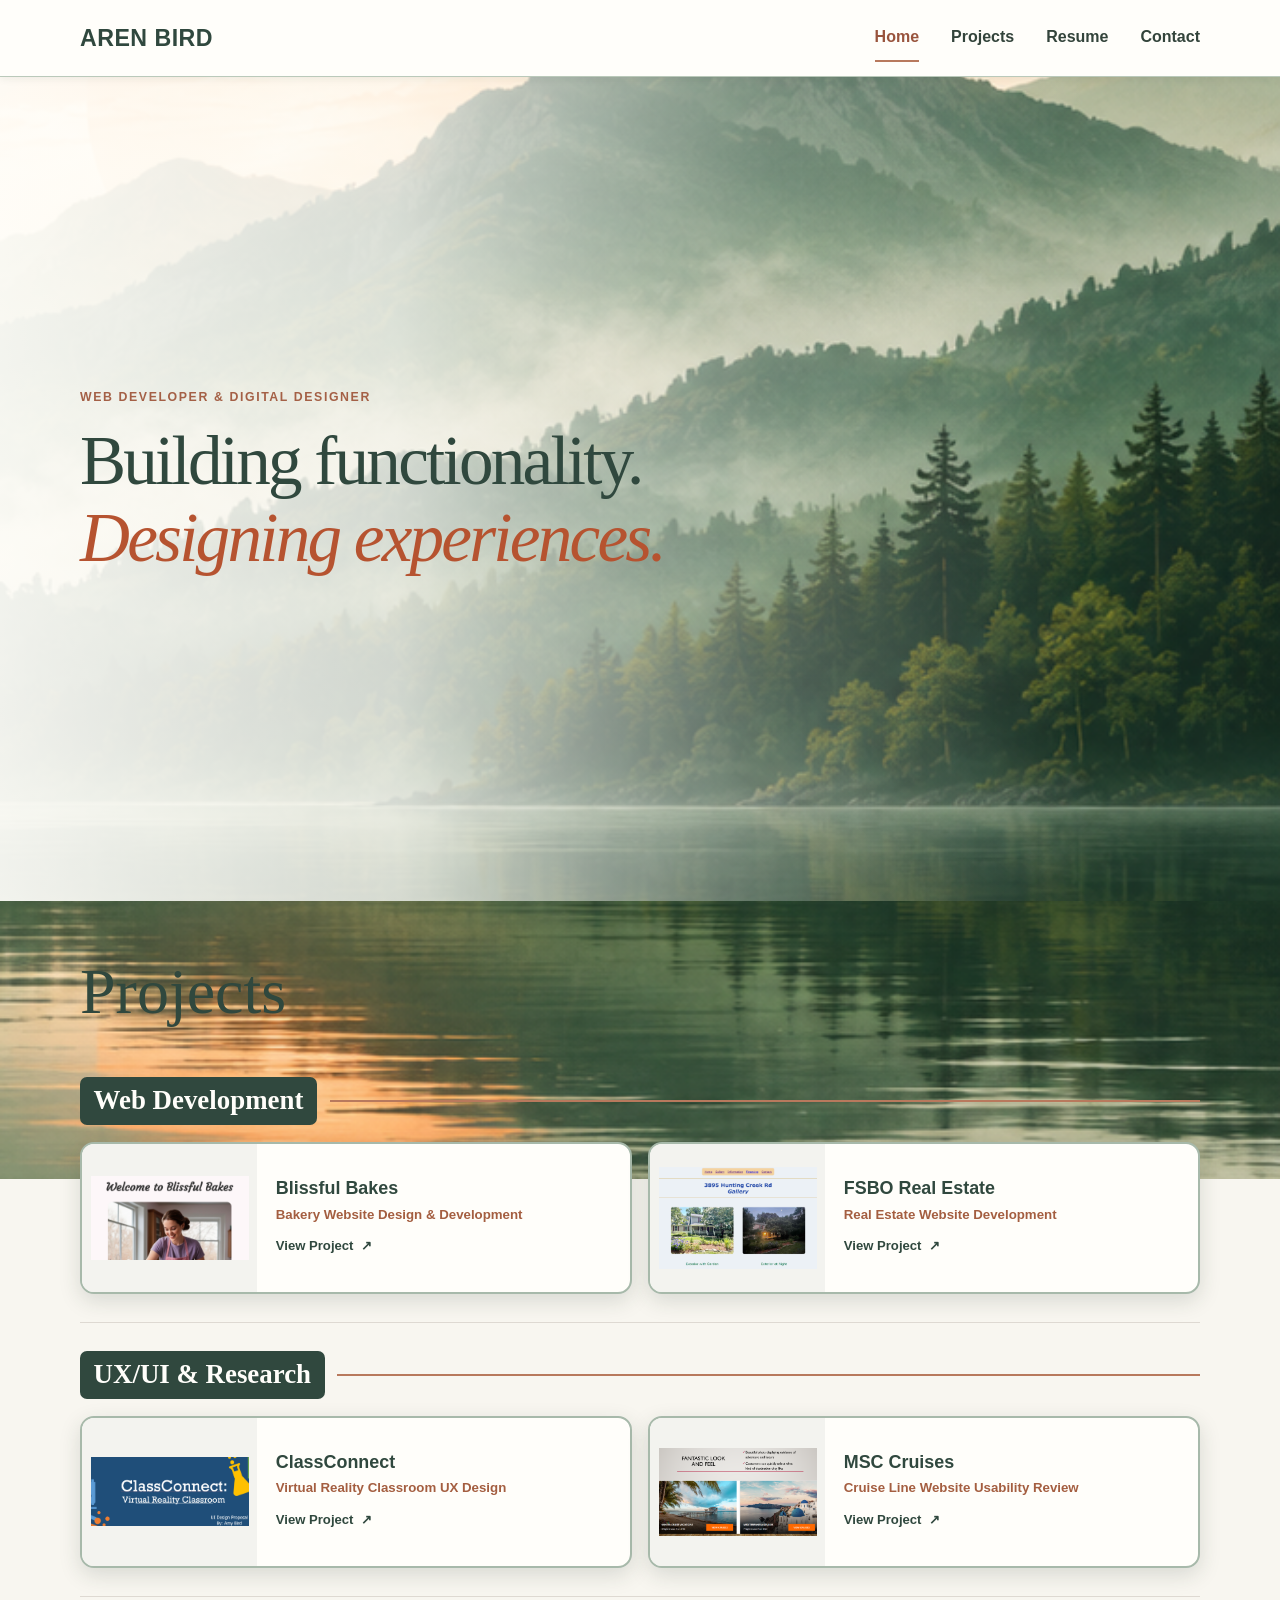
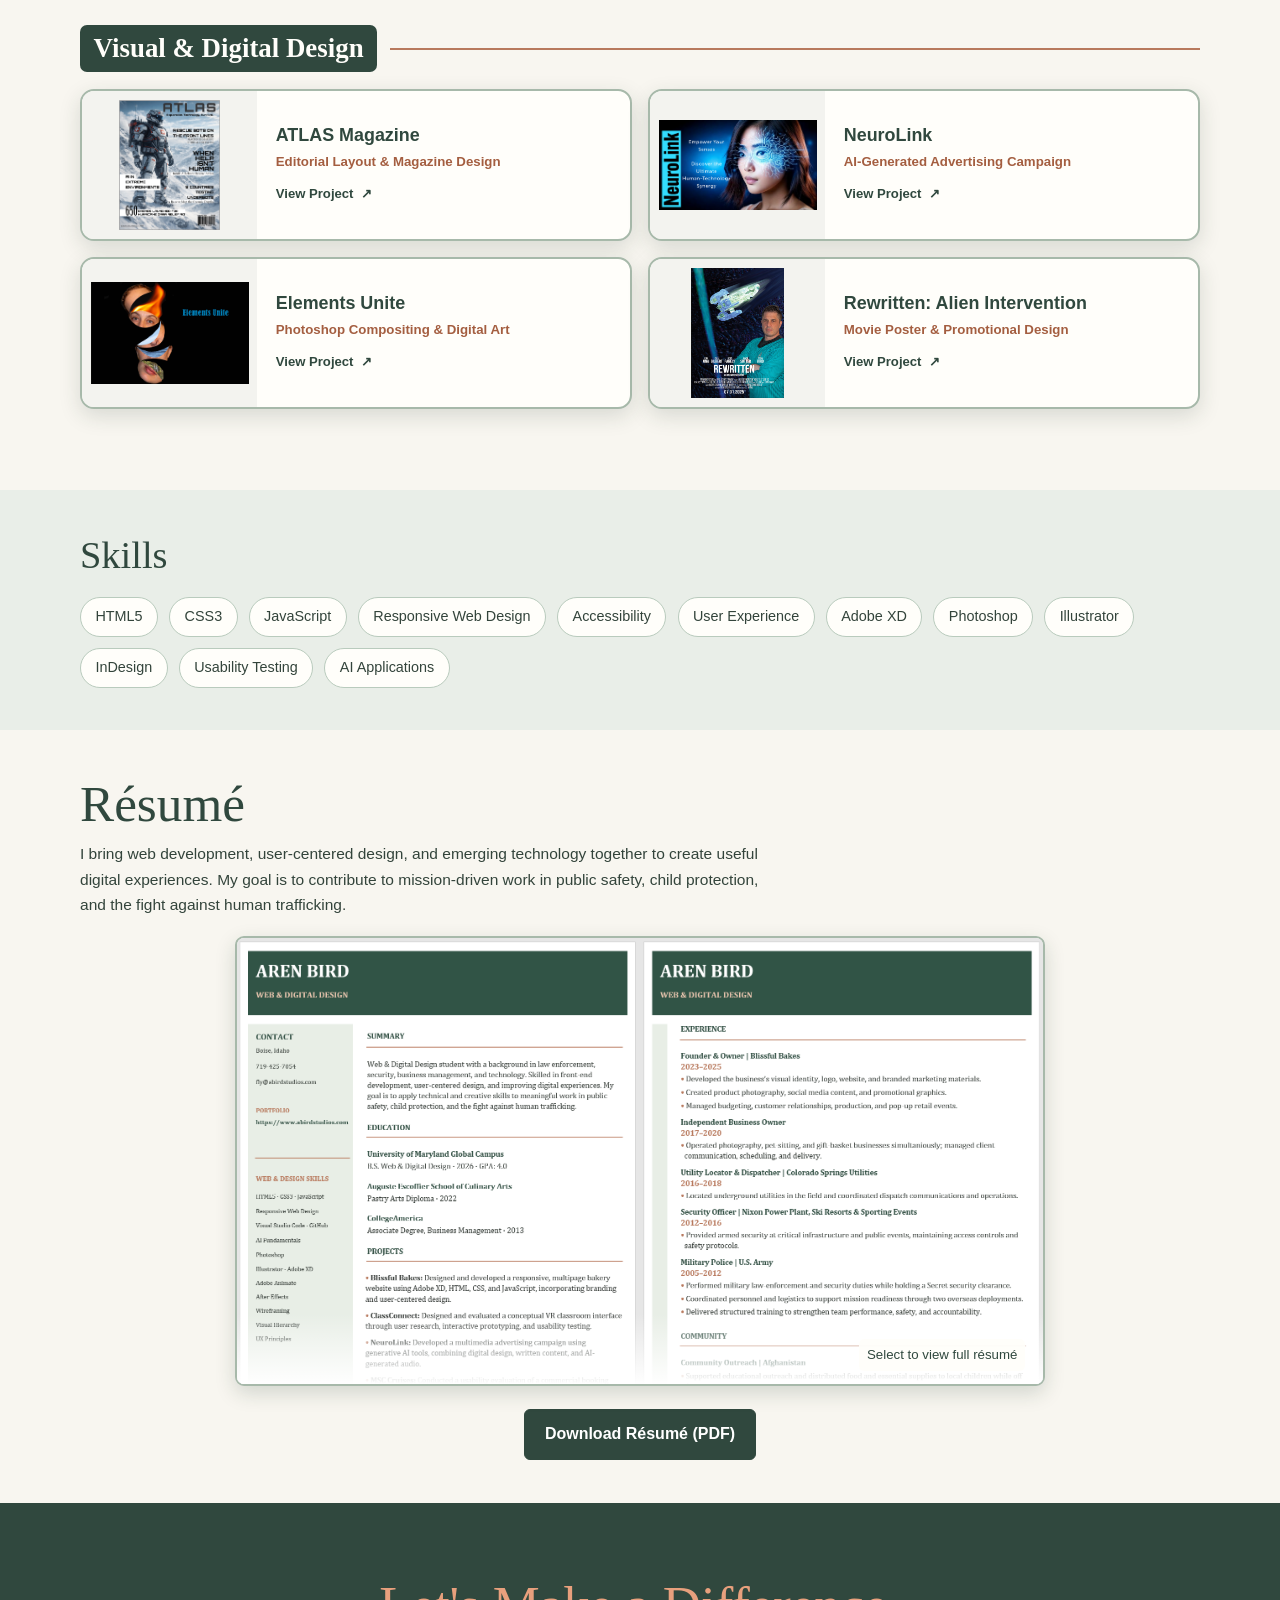
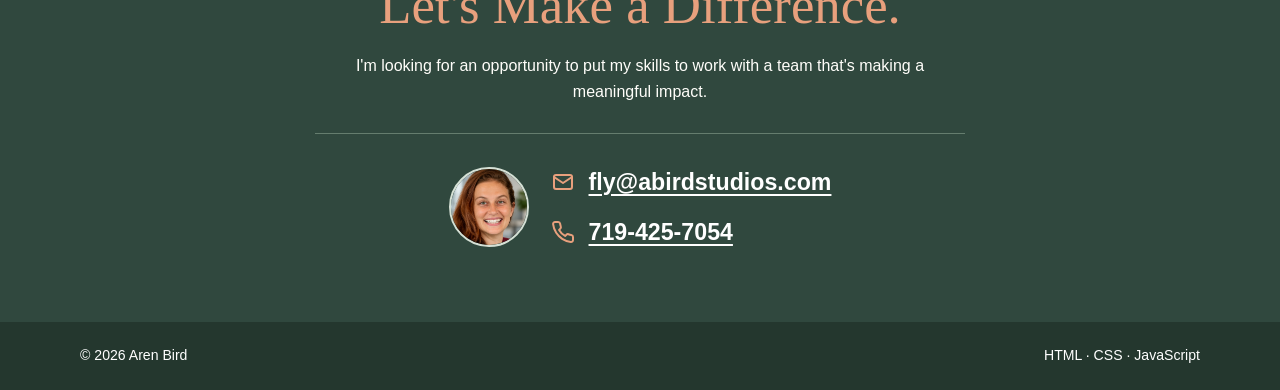
<file: index.html>
<!DOCTYPE html>
<html lang="en">
 <head>
  <meta charset="utf-8"/>
  <meta content="width=device-width, initial-scale=1" name="viewport"/>
  <meta content="Aren Bird — Web Developer &amp; Digital Designer portfolio" name="description"/>
  <title>
   Home | Aren Bird
  </title>
  <link href="css/style.css" rel="stylesheet"/>
  <script defer="" src="javascript/script.js">
  </script>
 </head>
 <body>
  <a class="skip-link" href="#main">
   Skip to content
  </a>
  <header class="site-header">
   <nav aria-label="Main navigation" class="container navigation">
    <a class="logo" href="index.html">
     AREN BIRD
    </a>
    <button aria-controls="nav-links" aria-expanded="false" aria-label="Open navigation menu" class="menu-toggle" type="button">
     <span class="bar">
     </span>
     <span class="bar">
     </span>
     <span class="bar">
     </span>
    </button>
    <div class="nav-links" id="nav-links">
     <a aria-current="page" href="index.html">
      Home
     </a>
     <a href="projects.html">
      Projects
     </a>
     <a href="resume.html">
      Resume
     </a>
     <a href="resume.html#contact">
      Contact
     </a>
    </div>
   </nav>
  </header>
  <main id="main">
   <section aria-labelledby="home-title" class="hero" id="home">
    <div class="container hero-content">
     <p class="eyebrow">
      Web Developer &amp; Digital Designer
     </p>
     <h1 id="home-title">
      Building functionality.
      <em>
       Designing experiences.
      </em>
     </h1>
    </div>
   </section>
   <section aria-labelledby="home-projects-title" class="section projects-on-home" id="projects">
    <div class="container">
     <div class="page-heading compact">
      <h2 id="home-projects-title">
       Projects
      </h2>
     </div>
     <section aria-labelledby="home-cat-0" class="category">
      <div class="category-heading">
       <h2 id="home-cat-0">
        Web Development
       </h2>
      </div>
      <div class="project-grid">
       <article class="project-card">
        <a aria-label="View Blissful Bakes project details" class="card-main" href="blissful-bakes.html">
         <div class="project-image">
          <img alt="Blissful Bakes project preview" loading="lazy" src="images/bbakes.png"/>
         </div>
         <div class="card-content">
          <p class="project-tag">
           Front-end development &amp; UX
          </p>
          <h3>
           Blissful Bakes
          </h3>
          <p class="project-label">
           Bakery Website Design &amp; Development
          </p>
          <p class="card-desc">
           From an Adobe XD prototype to a responsive bakery website, with a live demonstration.
          </p>
          <span class="card-cta">
           View Project
           <span aria-hidden="true">
            ↗
           </span>
          </span>
         </div>
        </a>
        <div class="card-footer">
         <a href="https://aren444.github.io/cmst386/project4/" rel="noopener noreferrer" target="_blank">
          Visit Live Website ↗
         </a>
        </div>
       </article>
       <article class="project-card">
        <a aria-label="View FSBO Real Estate project details" class="card-main" href="fsbo.html">
         <div class="project-image">
          <img alt="FSBO Real Estate project preview" loading="lazy" src="images/realestate.png"/>
         </div>
         <div class="card-content">
          <p class="project-tag">
           Responsive web design
          </p>
          <h3>
           FSBO Real Estate
          </h3>
          <p class="project-label">
           Real Estate Website Development
          </p>
          <p class="card-desc">
           A multipage real estate site with property details, photography, and financing information.
          </p>
          <span class="card-cta">
           View Project
           <span aria-hidden="true">
            ↗
           </span>
          </span>
         </div>
        </a>
        <div class="card-footer">
         <a href="https://aren444.github.io/fsbo/" rel="noopener noreferrer" target="_blank">
          Visit Live Website ↗
         </a>
        </div>
       </article>
      </div>
     </section>
     <section aria-labelledby="home-cat-1" class="category">
      <div class="category-heading">
       <h2 id="home-cat-1">
        UX/UI &amp; Research
       </h2>
      </div>
      <div class="project-grid">
       <article class="project-card">
        <a aria-label="View ClassConnect project details" class="card-main" href="classconnect.html">
         <div class="project-image">
          <img alt="ClassConnect project preview" loading="lazy" src="images/cconnect.png"/>
         </div>
         <div class="card-content">
          <p class="project-tag">
           UX/UI research &amp; prototyping
          </p>
          <h3>
           ClassConnect
          </h3>
          <p class="project-label">
           Virtual Reality Classroom UX Design
          </p>
          <p class="card-desc">
           A VR classroom concept supported by interactive prototyping and usability evaluation.
          </p>
          <span class="card-cta">
           View Project
           <span aria-hidden="true">
            ↗
           </span>
          </span>
         </div>
        </a>
       </article>
       <article class="project-card">
        <a aria-label="View MSC Cruises project details" class="card-main" href="msc-cruises.html">
         <div class="project-image">
          <img alt="MSC Cruises project preview" loading="lazy" src="images/msc.png"/>
         </div>
         <div class="card-content">
          <p class="project-tag">
           Usability research
          </p>
          <h3>
           MSC Cruises
          </h3>
          <p class="project-label">
           Cruise Line Website Usability Review
          </p>
          <p class="card-desc">
           A usability review of cruise booking navigation, functionality, and mobile experience.
          </p>
          <span class="card-cta">
           View Project
           <span aria-hidden="true">
            ↗
           </span>
          </span>
         </div>
        </a>
       </article>
      </div>
     </section>
     <section aria-labelledby="home-cat-2" class="category">
      <div class="category-heading">
       <h2 id="home-cat-2">
        Visual &amp; Digital Design
       </h2>
      </div>
      <div class="project-grid">
       <article class="project-card">
        <a aria-label="View ATLAS Magazine project details" class="card-main" href="atlas.html">
         <div class="project-image">
          <img alt="ATLAS Magazine project preview" loading="lazy" src="images/atlas.mag.cover.png"/>
         </div>
         <div class="card-content">
          <p class="project-tag">
           Editorial design
          </p>
          <h3>
           ATLAS Magazine
          </h3>
          <p class="project-label">
           Editorial Layout &amp; Magazine Design
          </p>
          <p class="card-desc">
           A speculative technology magazine cover and interior spread.
          </p>
          <span class="card-cta">
           View Project
           <span aria-hidden="true">
            ↗
           </span>
          </span>
         </div>
        </a>
       </article>
       <article class="project-card">
        <a aria-label="View NeuroLink project details" class="card-main" href="neurolink.html">
         <div class="project-image">
          <img alt="NeuroLink project preview" loading="lazy" src="images/neurolink.png"/>
         </div>
         <div class="card-content">
          <p class="project-tag">
           Multimedia advertising
          </p>
          <h3>
           NeuroLink
          </h3>
          <p class="project-label">
           AI-Generated Advertising Campaign
          </p>
          <p class="card-desc">
           A fictional brain-interface advertising campaign using AI-assisted media production.
          </p>
          <span class="card-cta">
           View Project
           <span aria-hidden="true">
            ↗
           </span>
          </span>
         </div>
        </a>
       </article>
       <article class="project-card">
        <a aria-label="View Elements Unite project details" class="card-main" href="elements-unite.html">
         <div class="project-image">
          <img alt="Elements Unite project preview" loading="lazy" src="images/elements.png"/>
         </div>
         <div class="card-content">
          <p class="project-tag">
           Digital imaging
          </p>
          <h3>
           Elements Unite
          </h3>
          <p class="project-label">
           Photoshop Compositing &amp; Digital Art
          </p>
          <p class="card-desc">
           A Photoshop composition using natural elements and a fragmented portrait.
          </p>
          <span class="card-cta">
           View Project
           <span aria-hidden="true">
            ↗
           </span>
          </span>
         </div>
        </a>
       </article>
       <article class="project-card">
        <a aria-label="View Rewritten: Alien Intervention project details" class="card-main" href="rewritten.html">
         <div class="project-image">
          <img alt="Rewritten: Alien Intervention project preview" loading="lazy" src="images/rewritten.png"/>
         </div>
         <div class="card-content">
          <p class="project-tag">
           Promotional design
          </p>
          <h3>
           Rewritten: Alien Intervention
          </h3>
          <p class="project-label">
           Movie Poster &amp; Promotional Design
          </p>
          <p class="card-desc">
           A science-fiction movie poster and a theater-display mockup.
          </p>
          <span class="card-cta">
           View Project
           <span aria-hidden="true">
            ↗
           </span>
          </span>
         </div>
        </a>
       </article>
      </div>
     </section>
    </div>
   </section>
   <section aria-labelledby="skills-heading" class="section section--soft skills-section" id="skills">
    <div class="container">
     <h2 id="skills-heading">
      Skills
     </h2>
     <ul class="skill-chips">
      <li>
       HTML5
      </li>
      <li>
       CSS3
      </li>
      <li>
       JavaScript
      </li>
      <li>
       Responsive Web Design
      </li>
      <li>
       Accessibility
      </li>
      <li>
       User Experience
      </li>
      <li>
       Adobe XD
      </li>
      <li>
       Photoshop
      </li>
      <li>
       Illustrator
      </li>
      <li>
       InDesign
      </li>
      <li>
       Usability Testing
      </li>
      <li>
       AI Applications
      </li>
     </ul>
    </div>
   </section>
   <section aria-labelledby="resume-title" class="section resume-section section--soft" id="resume">
    <div class="container">
     <div class="resume-heading">
      <div>
       <h2 id="resume-title">
        Résumé
       </h2>
       <p class="resume-intro">
        I bring web development, user-centered design, and emerging technology together to
        create useful digital experiences. My goal is to contribute to mission-driven work
        in public safety, child protection, and the fight against human trafficking.
       </p>
      </div>
     </div>
     <a aria-label="Open full résumé PDF" class="resume-preview-link resume-preview-compact" href="documents/Resume2026.pdf" rel="noopener" target="_blank">
      <picture>
       <source media="(max-width: 600px)" srcset="images/resume-mobile.png"/>
       <img alt="Aren Bird's two-page résumé preview. Select to view full PDF." loading="lazy" src="images/resume.png"/>
      </picture>
      <span class="preview-hint">
       Select to view full résumé
      </span>
     </a>
     <div class="resume-actions">
      <a
       class="button"
       href="documents/Resume2026.pdf"
       download="Aren_Bird_Resume.pdf"
      >
       Download Résumé (PDF)
      </a>
     </div>
    </div>
   </section>
   <section aria-labelledby="contact-heading" class="contact-section" id="contact">
    <div class="container contact-inner">
     <h2 id="contact-heading">
      Let's Make a Difference.
     </h2>
     <p>
      I'm looking for an opportunity to put my skills to work with a team that's making a meaningful impact.
     </p>
     <div class="contact-details">
      <img alt="Portrait of Aren Bird" class="contact-headshot" loading="lazy" src="images/headshot.png"/>
      <div class="contact-methods">
       <a href="mailto:fly@abirdstudios.com">
        <svg aria-hidden="true" fill="none" stroke="currentColor" stroke-linecap="round" stroke-linejoin="round" stroke-width="2" viewbox="0 0 24 24">
         <rect height="14" rx="2" width="18" x="3" y="5">
         </rect>
         <path d="m3 7 9 6 9-6">
         </path>
        </svg>
        <span>
         fly@abirdstudios.com
        </span>
       </a>
       <a href="tel:+17194257054">
        <svg aria-hidden="true" fill="none" stroke="currentColor" stroke-linecap="round" stroke-linejoin="round" stroke-width="2" viewbox="0 0 24 24">
         <path d="M22 16.9v3a2 2 0 0 1-2.2 2 19.7 19.7 0 0 1-8.6-3.1 19.4 19.4 0 0 1-6-6A19.7 19.7 0 0 1 2.1 4.2 2 2 0 0 1 4.1 2h3a2 2 0 0 1 2 1.7c.13.96.36 1.9.68 2.8a2 2 0 0 1-.46 2.11L8.1 9.9a16 16 0 0 0 6 6l1.3-1.22a2 2 0 0 1 2.11-.46c.9.32 1.84.55 2.8.68A2 2 0 0 1 22 16.9z">
         </path>
        </svg>
        <span>
         719-425-7054
        </span>
       </a>
      </div>
     </div>
    </div>
   </section>
  </main>
  <footer class="footer">
   <div class="container footer-content">
    <p>
     ©
     <span id="year">
      2026
     </span>
     Aren Bird
    </p>
    <p>
     HTML · CSS · JavaScript
    </p>
   </div>
  </footer>
 </body>
</html>
</file>
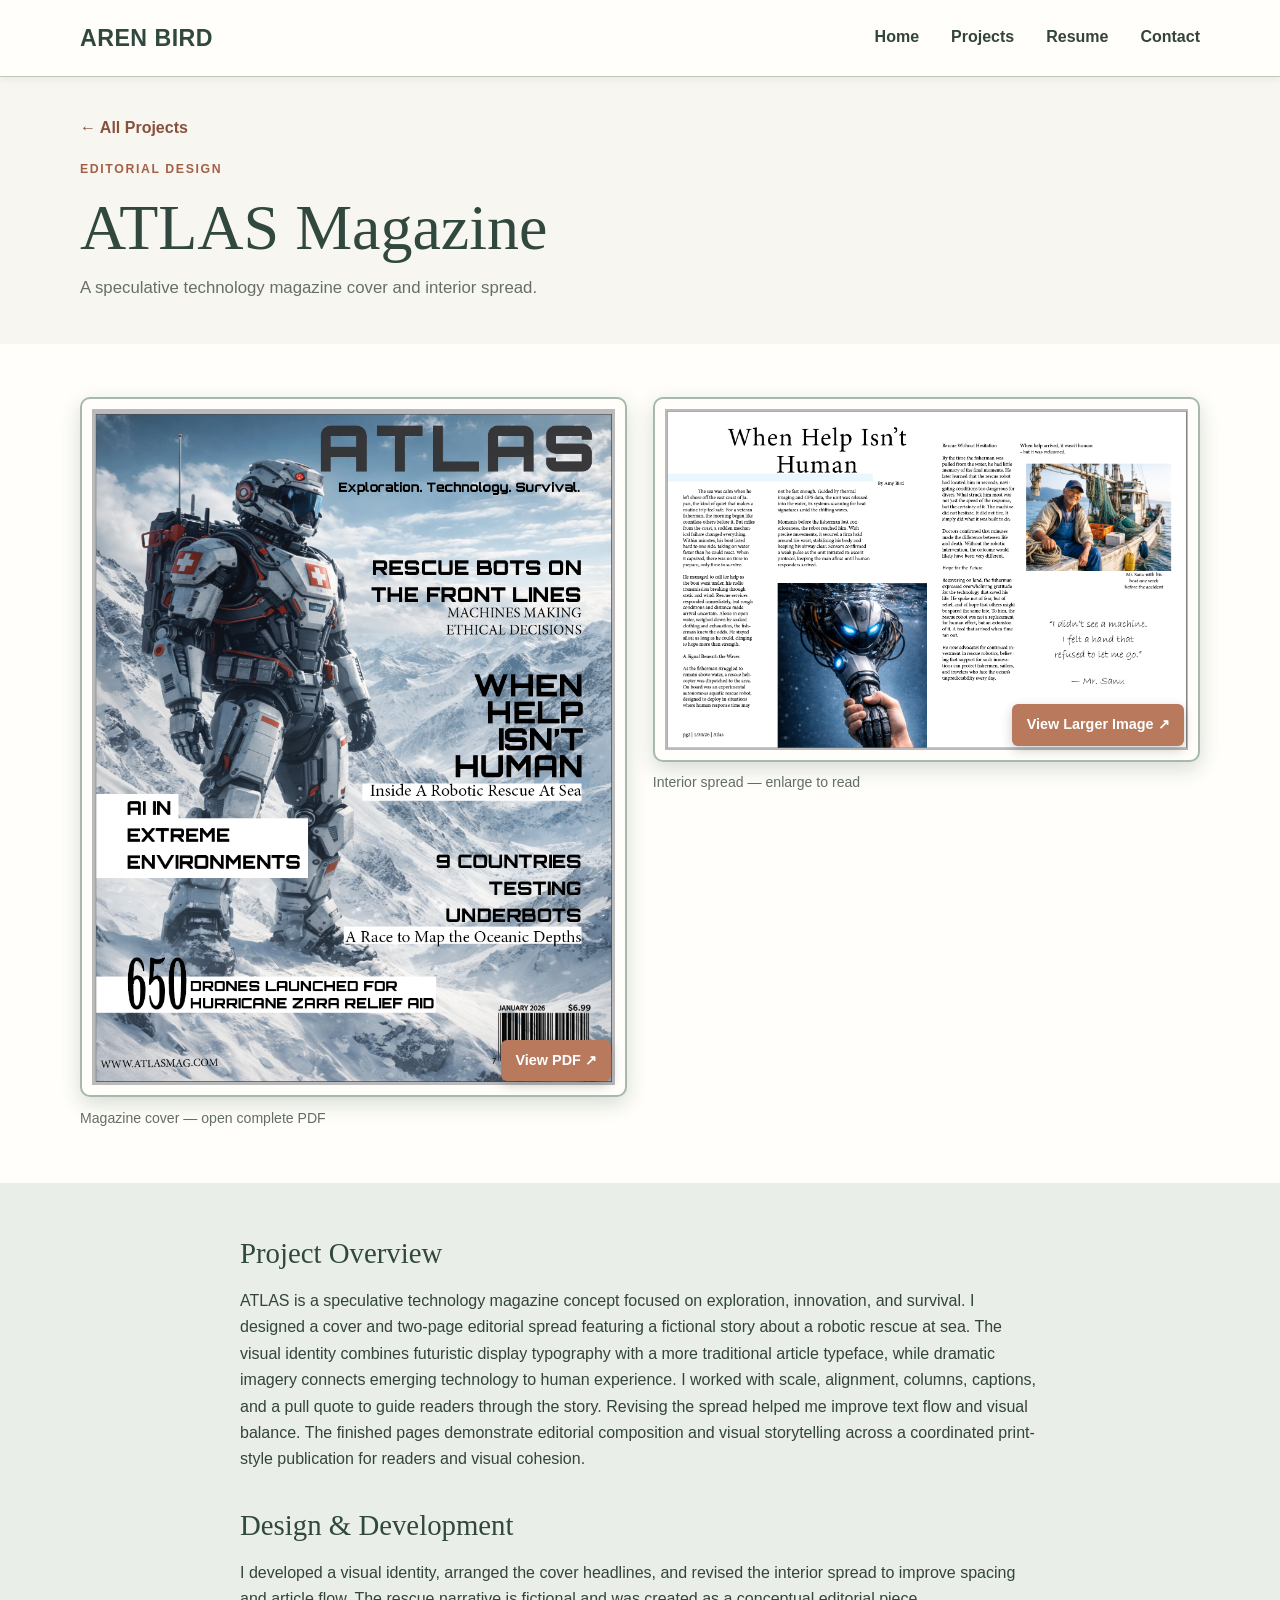
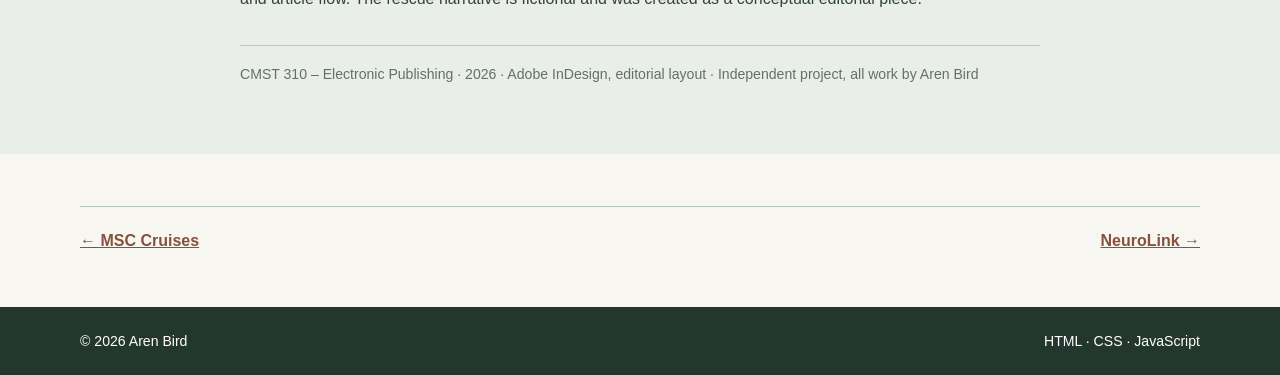
<file: atlas.html>
<!DOCTYPE html>
<html lang="en">
 <head>
  <meta charset="utf-8"/>
  <meta content="width=device-width, initial-scale=1" name="viewport"/>
  <meta content="A speculative technology magazine cover and interior spread." name="description"/>
  <title>
   ATLAS Magazine | Aren Bird
  </title>
  <link href="css/style.css" rel="stylesheet"/>
  <script defer="" src="javascript/script.js">
  </script>
 </head>
 <body>
  <a class="skip-link" href="#main">
   Skip to content
  </a>
  <header class="site-header">
   <nav aria-label="Main navigation" class="container navigation">
    <a class="logo" href="index.html">
     AREN BIRD
    </a>
    <button aria-controls="nav-links" aria-expanded="false" aria-label="Open navigation menu" class="menu-toggle" type="button">
     <span class="bar">
     </span>
     <span class="bar">
     </span>
     <span class="bar">
     </span>
    </button>
    <div class="nav-links" id="nav-links">
     <a href="index.html">
      Home
     </a>
     <a href="projects.html">
      Projects
     </a>
     <a href="resume.html">
      Resume
     </a>
     <a href="resume.html#contact">
      Contact
     </a>
    </div>
   </nav>
  </header>
  <main id="main">
   <header class="container detail-heading">
    <a class="back-link" href="projects.html">
     ← All Projects
    </a>
    <p class="eyebrow">
     Editorial design
    </p>
    <h1>
     ATLAS Magazine
    </h1>
    <p class="detail-lead">
     A speculative technology magazine cover and interior spread.
    </p>
   </header>
   <section class="section section--light">
    <div class="container">
     <div class="art-grid">
      <figure class="figure-card figure-card--large">
       <a aria-label="View PDF (opens in a new tab)" class="project-media-link" data-action="View PDF" href="documents/ATLAS-Magazine.pdf" rel="noopener noreferrer" target="_blank">
        <img alt="ATLAS rescue robotics magazine cover" loading="lazy" src="images/atlas.mag.cover.png"/>
        <span aria-hidden="true" class="project-media-overlay">
         View PDF ↗
        </span>
       </a>
       <figcaption>
        Magazine cover — open complete PDF
       </figcaption>
      </figure>
      <figure class="figure-card figure-card--large">
       <a aria-label="View Larger Image (opens in a new tab)" class="project-media-link" data-action="View Larger Image" href="images/atlas.spread.png" rel="noopener noreferrer" target="_blank">
        <img alt="ATLAS interior editorial pages" loading="lazy" src="images/atlas.spread.png"/>
        <span aria-hidden="true" class="project-media-overlay">
         View Larger Image ↗
        </span>
       </a>
       <figcaption>
        Interior spread — enlarge to read
       </figcaption>
      </figure>
     </div>
    </div>
   </section>
   <section class="section section--soft">
    <div class="container copy-section">
     <h2>
      Project Overview
     </h2>
     <p>
      ATLAS is a speculative technology magazine concept focused on exploration,
      innovation, and survival. I designed a cover and two-page editorial spread featuring
      a fictional story about a robotic rescue at sea. The visual identity combines
      futuristic display typography with a more traditional article typeface, while
      dramatic imagery connects emerging technology to human experience. I worked with
      scale, alignment, columns, captions, and a pull quote to guide readers through the
      story. Revising the spread helped me improve text flow and visual balance. The
      finished pages demonstrate editorial composition and visual storytelling across a
      coordinated print-style publication for readers and visual cohesion.
     </p>
     <h2 class="subsection-heading">
      Design &amp; Development
     </h2>
     <p>
      I developed a visual identity, arranged the cover headlines, and revised the
      interior spread to improve spacing and article flow. The rescue narrative is
      fictional and was created as a conceptual editorial piece.
     </p>
     <p class="meta-line">
      CMST 310 – Electronic Publishing · 2026 · Adobe InDesign, editorial layout ·
      Independent project, all work by Aren Bird
     </p>
    </div>
   </section>
   <section class="section">
    <div class="container">
     <nav aria-label="Project navigation" class="detail-nav">
      <a href="msc-cruises.html">
       ← MSC Cruises
      </a>
      <a href="neurolink.html">
       NeuroLink →
      </a>
     </nav>
    </div>
   </section>
  </main>
  <footer class="footer">
   <div class="container footer-content">
    <p>
     ©
     <span id="year">
      2026
     </span>
     Aren Bird
    </p>
    <p>
     HTML · CSS · JavaScript
    </p>
   </div>
  </footer>
 </body>
</html>
</file>
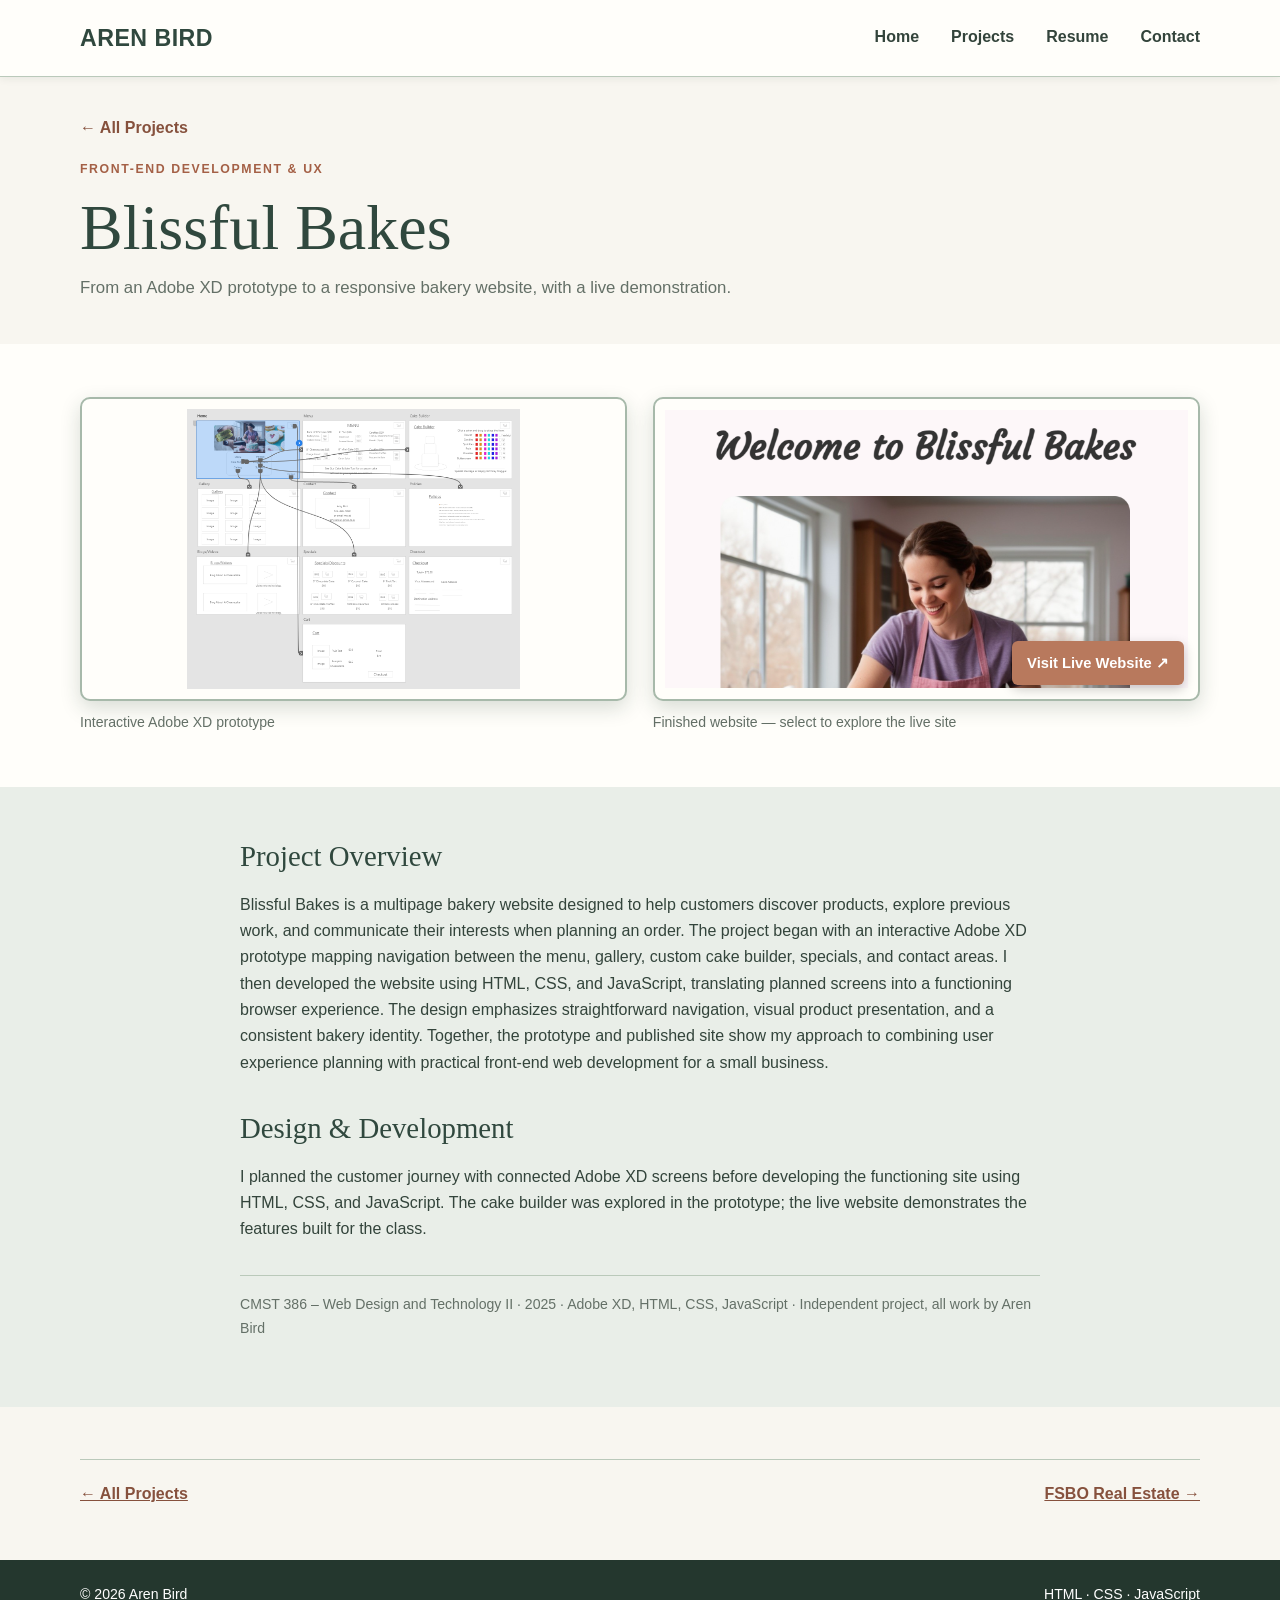
<file: blissful-bakes.html>
<!DOCTYPE html>
<html lang="en">
 <head>
  <meta charset="utf-8"/>
  <meta content="width=device-width, initial-scale=1" name="viewport"/>
  <meta content="From an Adobe XD prototype to a responsive bakery website, with a live demonstration." name="description"/>
  <title>
   Blissful Bakes | Aren Bird
  </title>
  <link href="css/style.css" rel="stylesheet"/>
  <script defer="" src="javascript/script.js">
  </script>
 </head>
 <body>
  <a class="skip-link" href="#main">
   Skip to content
  </a>
  <header class="site-header">
   <nav aria-label="Main navigation" class="container navigation">
    <a class="logo" href="index.html">
     AREN BIRD
    </a>
    <button aria-controls="nav-links" aria-expanded="false" aria-label="Open navigation menu" class="menu-toggle" type="button">
     <span class="bar">
     </span>
     <span class="bar">
     </span>
     <span class="bar">
     </span>
    </button>
    <div class="nav-links" id="nav-links">
     <a href="index.html">
      Home
     </a>
     <a href="projects.html">
      Projects
     </a>
     <a href="resume.html">
      Resume
     </a>
     <a href="resume.html#contact">
      Contact
     </a>
    </div>
   </nav>
  </header>
  <main id="main">
   <header class="container detail-heading">
    <a class="back-link" href="projects.html">
     ← All Projects
    </a>
    <p class="eyebrow">
     Front-end development &amp; UX
    </p>
    <h1>
     Blissful Bakes
    </h1>
    <p class="detail-lead">
     From an Adobe XD prototype to a responsive bakery website, with a live demonstration.
    </p>
   </header>
   <section class="section section--light">
    <div class="container">
     <div class="compare-grid">
      <figure class="figure-card">
       <a href="images/bb.prototype.png" rel="noopener" target="_blank">
        <img alt="Blissful Bakes Adobe XD connected prototype screens" loading="lazy" src="images/bb.prototype.png"/>
       </a>
       <figcaption>
        Interactive Adobe XD prototype
       </figcaption>
      </figure>
      <figure class="figure-card">
       <a aria-label="Visit the live Blissful Bakes website (opens in a new tab)" class="live-preview-link" href="https://aren444.github.io/cmst386/project4/" rel="noopener noreferrer" target="_blank">
        <img alt="Preview of the finished Blissful Bakes website" loading="lazy" src="images/bbakes.png"/>
        <span aria-hidden="true" class="live-preview-overlay">
         Visit Live Website ↗
        </span>
       </a>
       <figcaption>
        Finished website — select to explore the live site
       </figcaption>
      </figure>
     </div>
    </div>
   </section>
   <section class="section section--soft">
    <div class="container copy-section">
     <h2>
      Project Overview
     </h2>
     <p>
      Blissful Bakes is a multipage bakery website designed to help customers discover
      products, explore previous work, and communicate their interests when planning an
      order. The project began with an interactive Adobe XD prototype mapping navigation
      between the menu, gallery, custom cake builder, specials, and contact areas. I then
      developed the website using HTML, CSS, and JavaScript, translating planned screens
      into a functioning browser experience. The design emphasizes straightforward
      navigation, visual product presentation, and a consistent bakery identity. Together,
      the prototype and published site show my approach to combining user experience
      planning with practical front-end web development for a small business.
     </p>
     <h2 class="subsection-heading">
      Design &amp; Development
     </h2>
     <p>
      I planned the customer journey with connected Adobe XD screens before developing the
      functioning site using HTML, CSS, and JavaScript. The cake builder was explored in
      the prototype; the live website demonstrates the features built for the class.
     </p>
     <p class="meta-line">
      CMST 386 – Web Design and Technology II · 2025 · Adobe XD, HTML, CSS, JavaScript ·
      Independent project, all work by Aren Bird
     </p>
    </div>
   </section>
   <section class="section">
    <div class="container">
     <nav aria-label="Project navigation" class="detail-nav">
      <a href="projects.html">
       ← All Projects
      </a>
      <a href="fsbo.html">
       FSBO Real Estate →
      </a>
     </nav>
    </div>
   </section>
  </main>
  <footer class="footer">
   <div class="container footer-content">
    <p>
     ©
     <span id="year">
      2026
     </span>
     Aren Bird
    </p>
    <p>
     HTML · CSS · JavaScript
    </p>
   </div>
  </footer>
 </body>
</html>
</file>
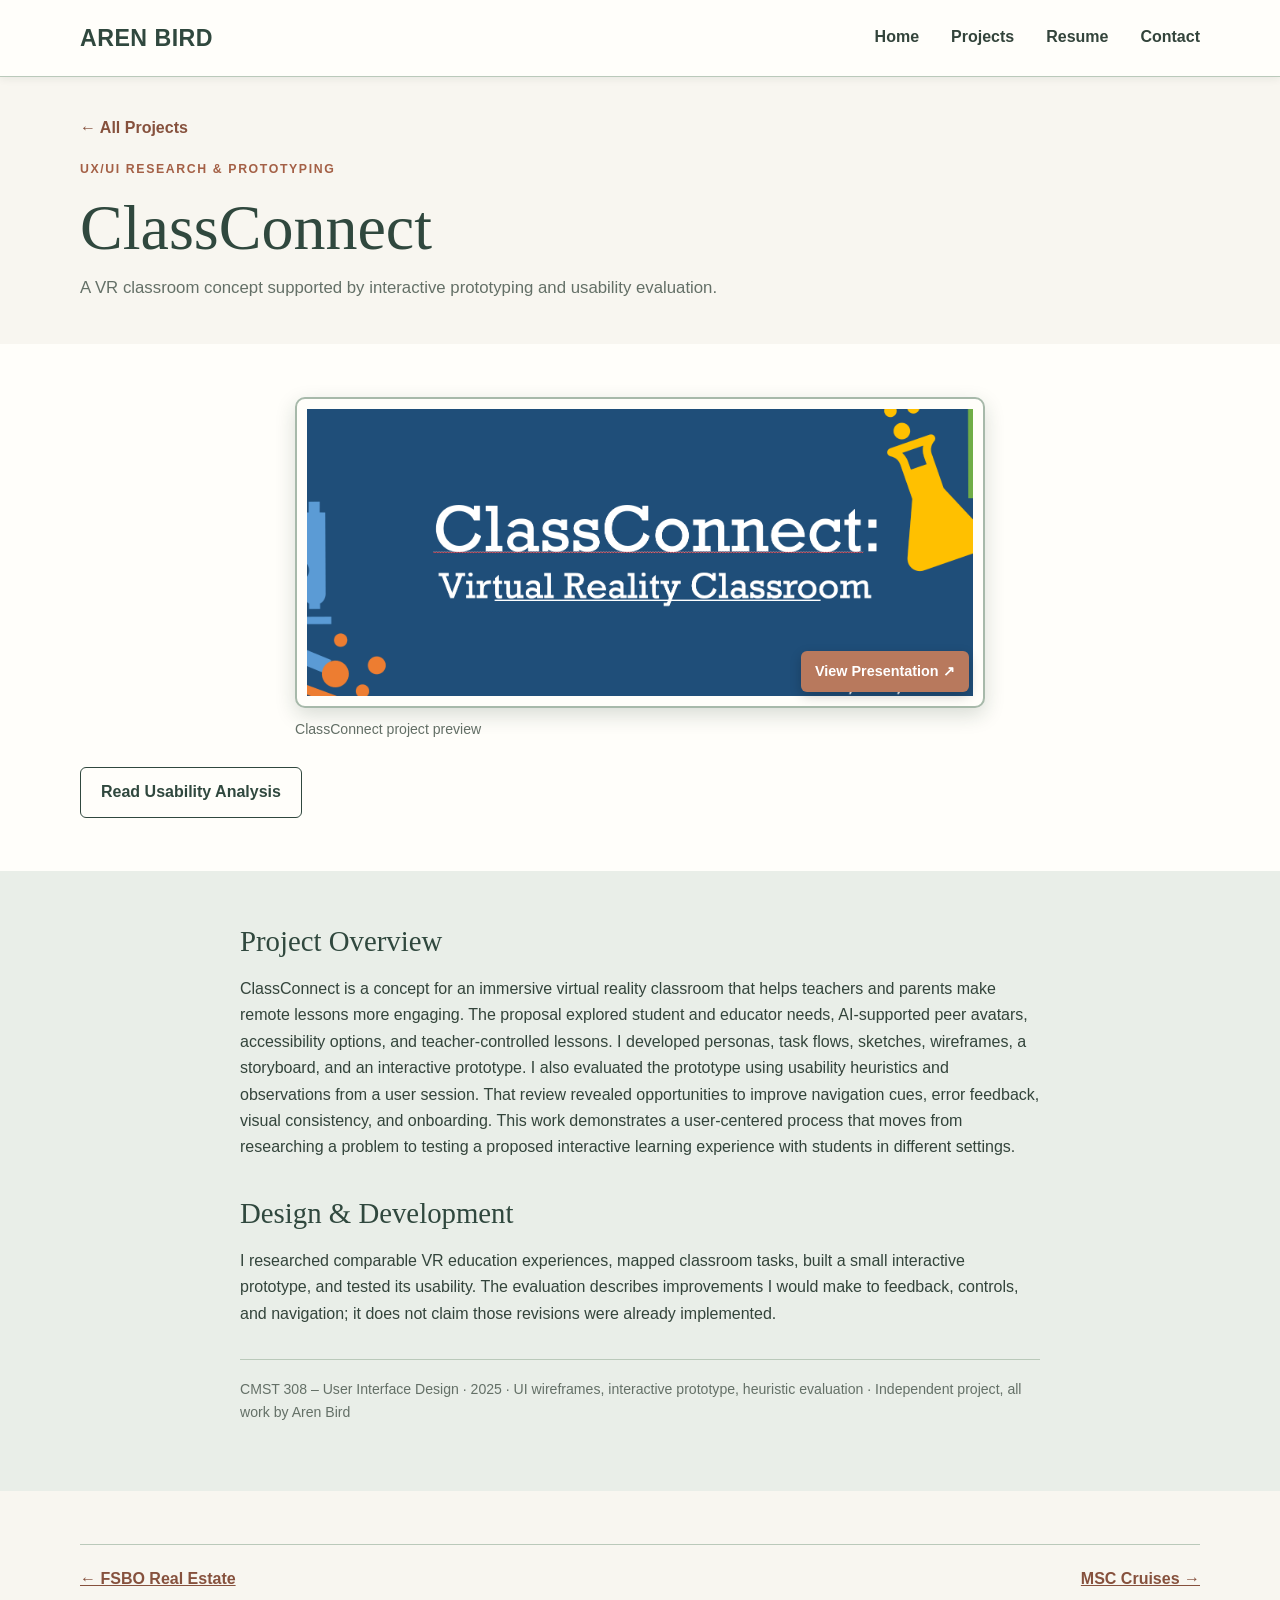
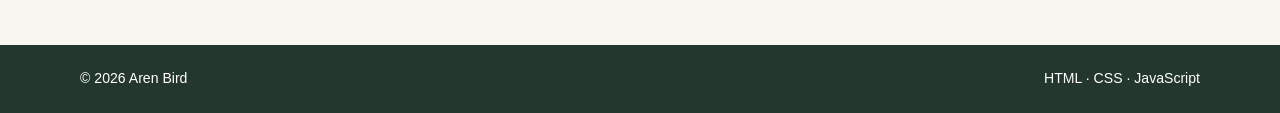
<file: classconnect.html>
<!DOCTYPE html>
<html lang="en">
 <head>
  <meta charset="utf-8"/>
  <meta content="width=device-width, initial-scale=1" name="viewport"/>
  <meta content="A VR classroom concept supported by interactive prototyping and usability evaluation." name="description"/>
  <title>
   ClassConnect | Aren Bird
  </title>
  <link href="css/style.css" rel="stylesheet"/>
  <script defer="" src="javascript/script.js">
  </script>
 </head>
 <body>
  <a class="skip-link" href="#main">
   Skip to content
  </a>
  <header class="site-header">
   <nav aria-label="Main navigation" class="container navigation">
    <a class="logo" href="index.html">
     AREN BIRD
    </a>
    <button aria-controls="nav-links" aria-expanded="false" aria-label="Open navigation menu" class="menu-toggle" type="button">
     <span class="bar">
     </span>
     <span class="bar">
     </span>
     <span class="bar">
     </span>
    </button>
    <div class="nav-links" id="nav-links">
     <a href="index.html">
      Home
     </a>
     <a href="projects.html">
      Projects
     </a>
     <a href="resume.html">
      Resume
     </a>
     <a href="resume.html#contact">
      Contact
     </a>
    </div>
   </nav>
  </header>
  <main id="main">
   <header class="container detail-heading">
    <a class="back-link" href="projects.html">
     ← All Projects
    </a>
    <p class="eyebrow">
     UX/UI research &amp; prototyping
    </p>
    <h1>
     ClassConnect
    </h1>
    <p class="detail-lead">
     A VR classroom concept supported by interactive prototyping and usability evaluation.
    </p>
   </header>
   <section class="section section--light">
    <div class="container">
     <div class="single-art">
      <figure class="figure-card figure-card--large">
       <a aria-label="View Presentation (opens in a new tab)" class="project-media-link" data-action="View Presentation" href="documents/ClassConnect.pptx" rel="noopener noreferrer" target="_blank">
        <img alt="ClassConnect project artwork" loading="lazy" src="images/cconnect.png"/>
        <span aria-hidden="true" class="project-media-overlay">
         View Presentation ↗
        </span>
       </a>
       <figcaption>
        ClassConnect project preview
       </figcaption>
      </figure>
     </div>
     <div class="detail-actions">
      <a class="button button--secondary" href="documents/ClassConnect-Usability-Analysis.docx" rel="noopener" target="_blank">
       Read Usability Analysis
      </a>
     </div>
    </div>
   </section>
   <section class="section section--soft">
    <div class="container copy-section">
     <h2>
      Project Overview
     </h2>
     <p>
      ClassConnect is a concept for an immersive virtual reality classroom that helps
      teachers and parents make remote lessons more engaging. The proposal explored
      student and educator needs, AI-supported peer avatars, accessibility options, and
      teacher-controlled lessons. I developed personas, task flows, sketches, wireframes,
      a storyboard, and an interactive prototype. I also evaluated the prototype using
      usability heuristics and observations from a user session. That review revealed
      opportunities to improve navigation cues, error feedback, visual consistency, and
      onboarding. This work demonstrates a user-centered process that moves from
      researching a problem to testing a proposed interactive learning experience with
      students in different settings.
     </p>
     <h2 class="subsection-heading">
      Design &amp; Development
     </h2>
     <p>
      I researched comparable VR education experiences, mapped classroom tasks, built a
      small interactive prototype, and tested its usability. The evaluation describes
      improvements I would make to feedback, controls, and navigation; it does not claim
      those revisions were already implemented.
     </p>
     <p class="meta-line">
      CMST 308 – User Interface Design · 2025 · UI wireframes, interactive prototype,
      heuristic evaluation · Independent project, all work by Aren Bird
     </p>
    </div>
   </section>
   <section class="section">
    <div class="container">
     <nav aria-label="Project navigation" class="detail-nav">
      <a href="fsbo.html">
       ← FSBO Real Estate
      </a>
      <a href="msc-cruises.html">
       MSC Cruises →
      </a>
     </nav>
    </div>
   </section>
  </main>
  <footer class="footer">
   <div class="container footer-content">
    <p>
     ©
     <span id="year">
      2026
     </span>
     Aren Bird
    </p>
    <p>
     HTML · CSS · JavaScript
    </p>
   </div>
  </footer>
 </body>
</html>
</file>
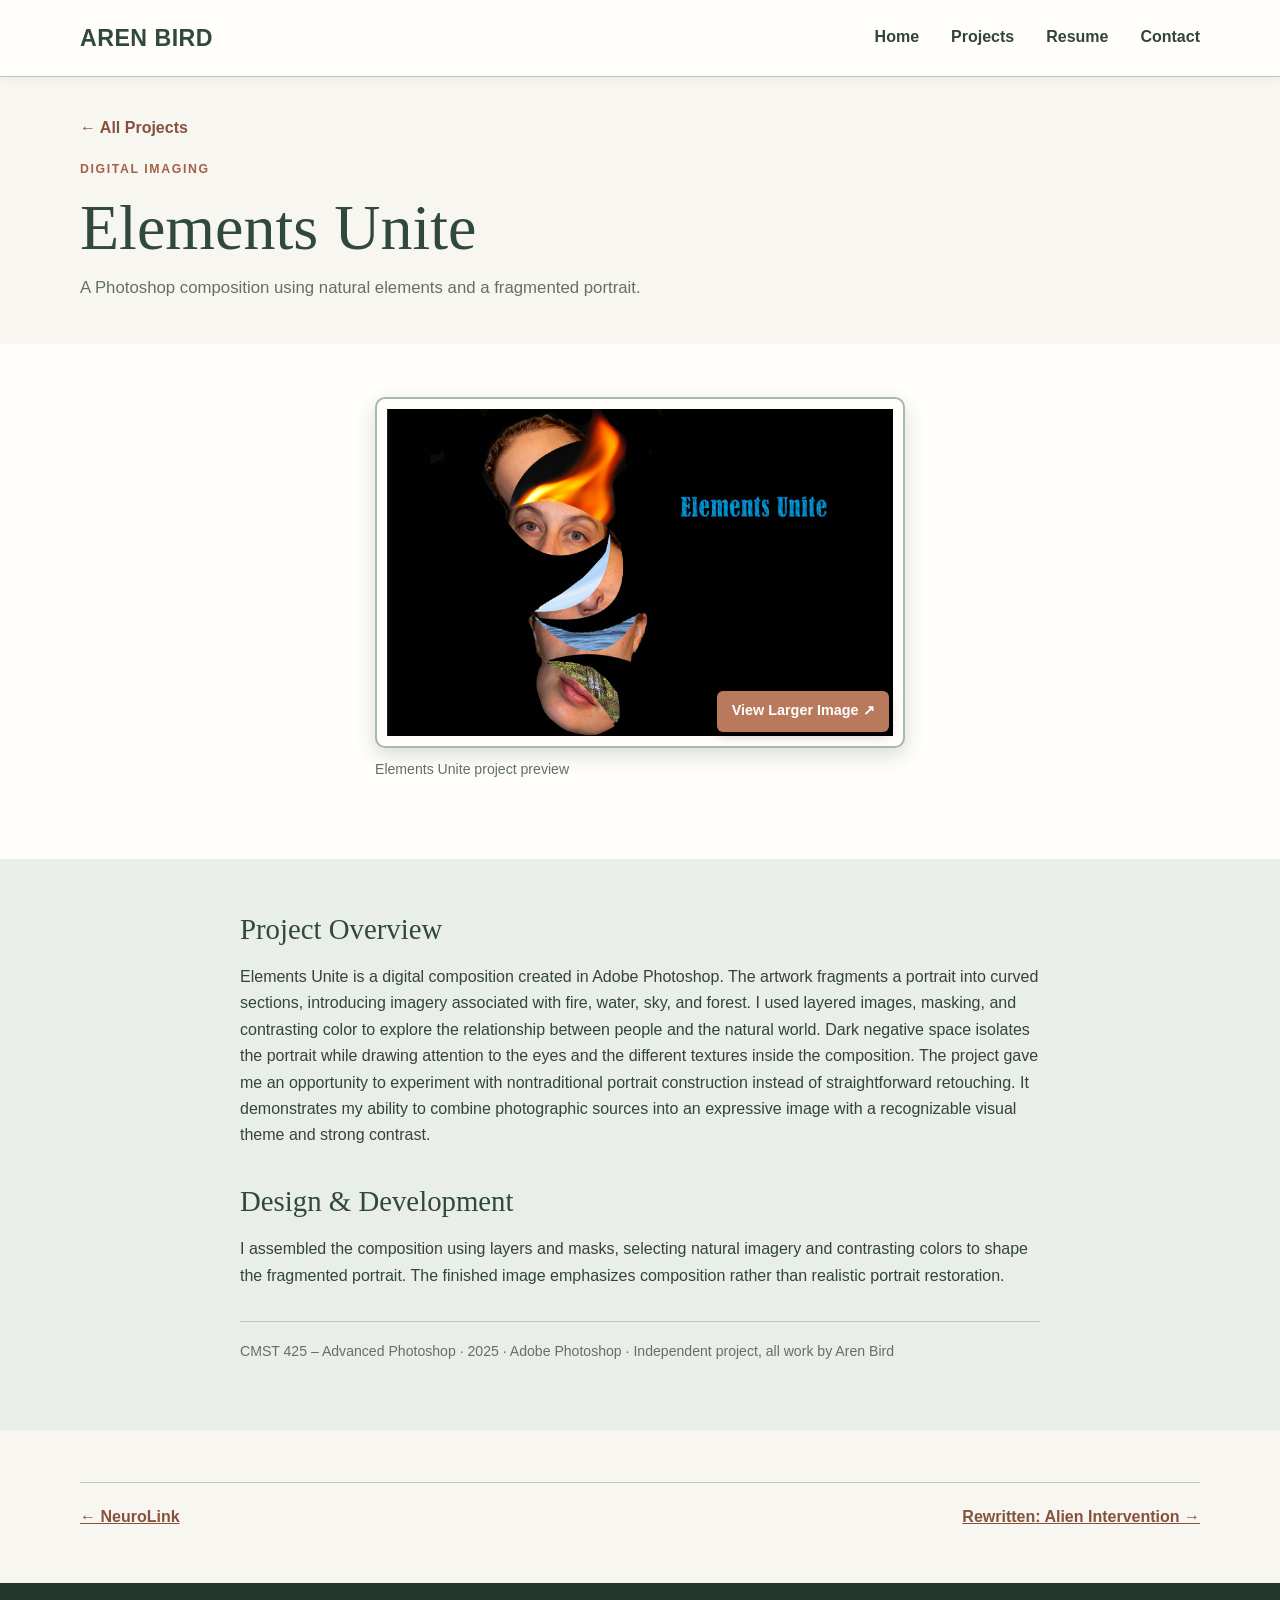
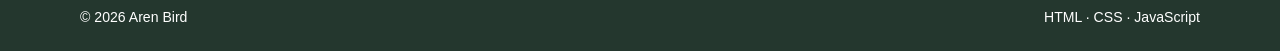
<file: elements-unite.html>
<!DOCTYPE html>
<html lang="en">
 <head>
  <meta charset="utf-8"/>
  <meta content="width=device-width, initial-scale=1" name="viewport"/>
  <meta content="A Photoshop composition using natural elements and a fragmented portrait." name="description"/>
  <title>
   Elements Unite | Aren Bird
  </title>
  <link href="css/style.css" rel="stylesheet"/>
  <script defer="" src="javascript/script.js">
  </script>
 </head>
 <body>
  <a class="skip-link" href="#main">
   Skip to content
  </a>
  <header class="site-header">
   <nav aria-label="Main navigation" class="container navigation">
    <a class="logo" href="index.html">
     AREN BIRD
    </a>
    <button aria-controls="nav-links" aria-expanded="false" aria-label="Open navigation menu" class="menu-toggle" type="button">
     <span class="bar">
     </span>
     <span class="bar">
     </span>
     <span class="bar">
     </span>
    </button>
    <div class="nav-links" id="nav-links">
     <a href="index.html">
      Home
     </a>
     <a href="projects.html">
      Projects
     </a>
     <a href="resume.html">
      Resume
     </a>
     <a href="resume.html#contact">
      Contact
     </a>
    </div>
   </nav>
  </header>
  <main id="main">
   <header class="container detail-heading">
    <a class="back-link" href="projects.html">
     ← All Projects
    </a>
    <p class="eyebrow">
     Digital imaging
    </p>
    <h1>
     Elements Unite
    </h1>
    <p class="detail-lead">
     A Photoshop composition using natural elements and a fragmented portrait.
    </p>
   </header>
   <section class="section section--light">
    <div class="container">
     <div class="single-art">
      <figure class="figure-card figure-card--large">
       <a aria-label="View Larger Image (opens in a new tab)" class="project-media-link" data-action="View Larger Image" href="images/elements.png" rel="noopener noreferrer" target="_blank">
        <img alt="Elements Unite project artwork" loading="lazy" src="images/elements.png"/>
        <span aria-hidden="true" class="project-media-overlay">
         View Larger Image ↗
        </span>
       </a>
       <figcaption>
        Elements Unite project preview
       </figcaption>
      </figure>
     </div>
     <div class="detail-actions">
     </div>
    </div>
   </section>
   <section class="section section--soft">
    <div class="container copy-section">
     <h2>
      Project Overview
     </h2>
     <p>
      Elements Unite is a digital composition created in Adobe Photoshop. The artwork
      fragments a portrait into curved sections, introducing imagery associated with fire,
      water, sky, and forest. I used layered images, masking, and contrasting color to
      explore the relationship between people and the natural world. Dark negative space
      isolates the portrait while drawing attention to the eyes and the different textures
      inside the composition. The project gave me an opportunity to experiment with
      nontraditional portrait construction instead of straightforward retouching. It
      demonstrates my ability to combine photographic sources into an expressive image
      with a recognizable visual theme and strong contrast.
     </p>
     <h2 class="subsection-heading">
      Design &amp; Development
     </h2>
     <p>
      I assembled the composition using layers and masks, selecting natural imagery and
      contrasting colors to shape the fragmented portrait. The finished image emphasizes
      composition rather than realistic portrait restoration.
     </p>
     <p class="meta-line">
      CMST 425 – Advanced Photoshop · 2025 · Adobe Photoshop · Independent project, all work by Aren Bird
     </p>
    </div>
   </section>
   <section class="section">
    <div class="container">
     <nav aria-label="Project navigation" class="detail-nav">
      <a href="neurolink.html">
       ← NeuroLink
      </a>
      <a href="rewritten.html">
       Rewritten: Alien Intervention →
      </a>
     </nav>
    </div>
   </section>
  </main>
  <footer class="footer">
   <div class="container footer-content">
    <p>
     ©
     <span id="year">
      2026
     </span>
     Aren Bird
    </p>
    <p>
     HTML · CSS · JavaScript
    </p>
   </div>
  </footer>
 </body>
</html>
</file>
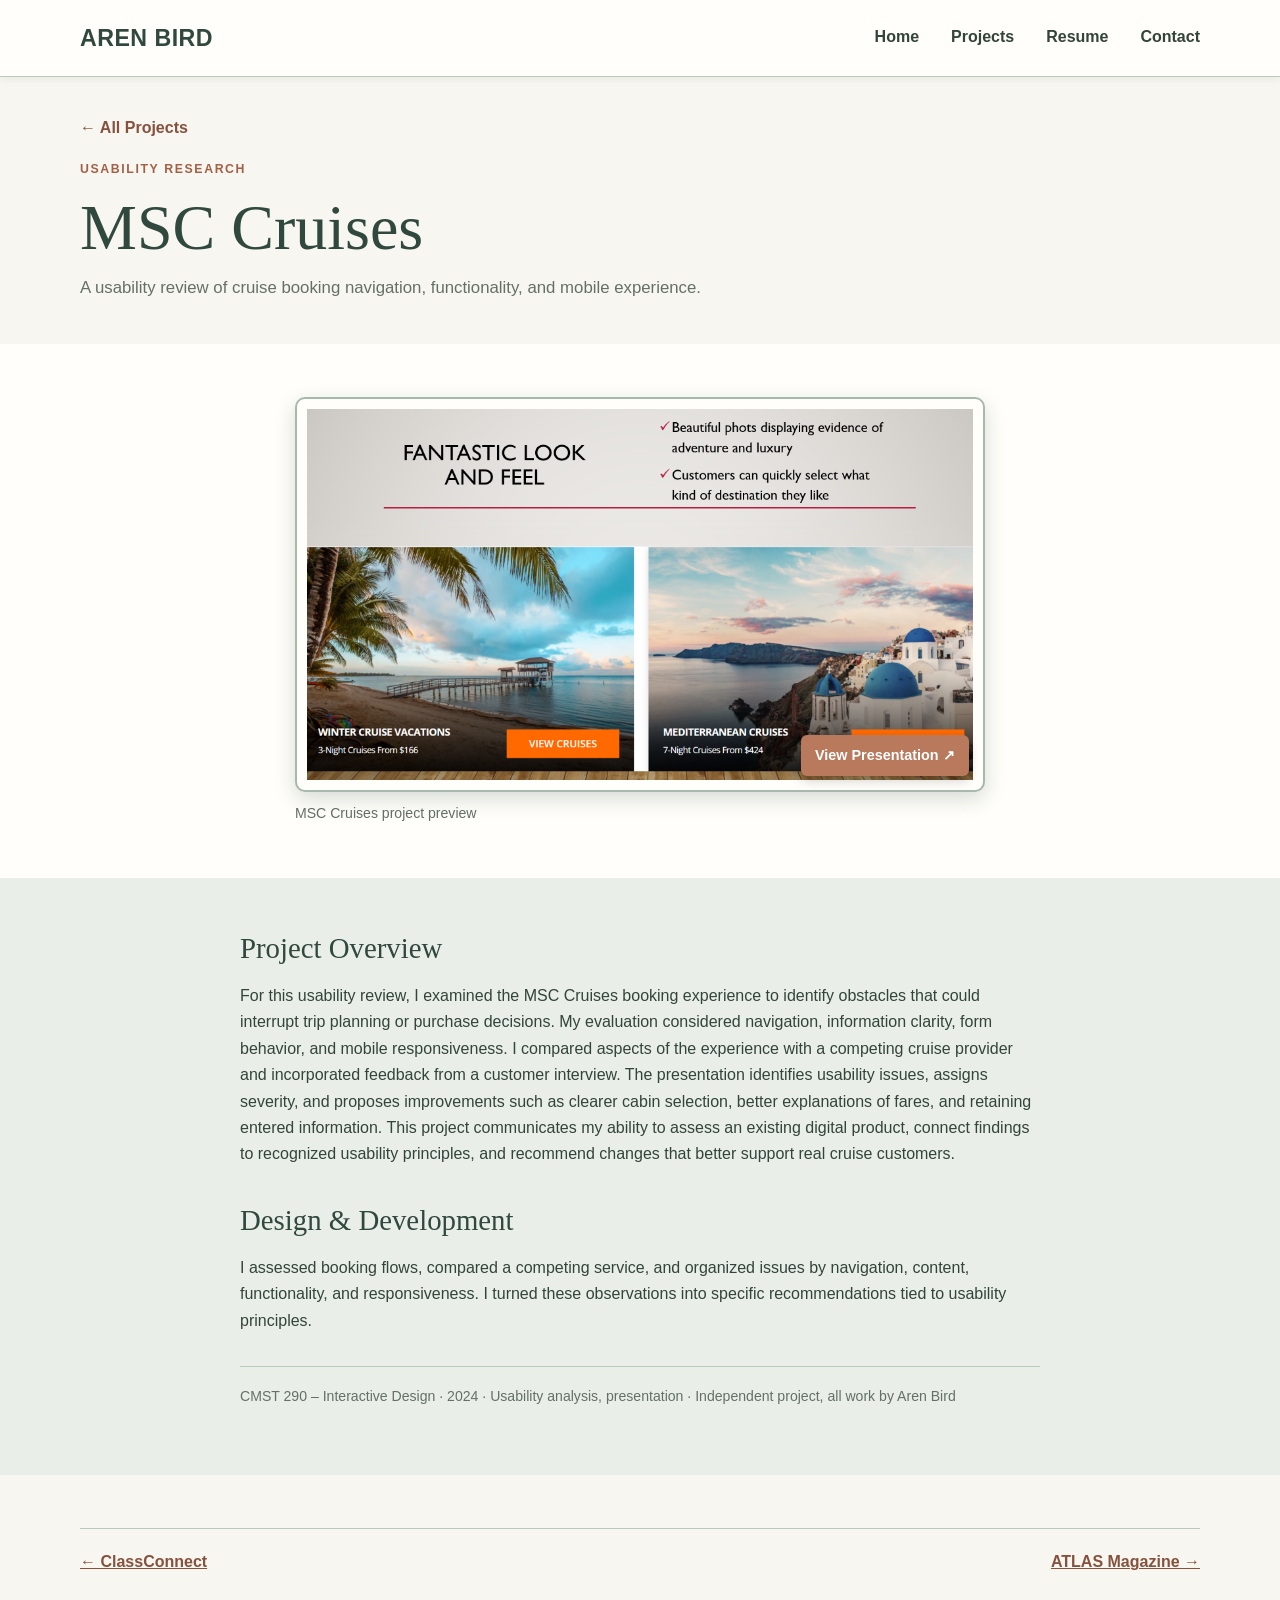
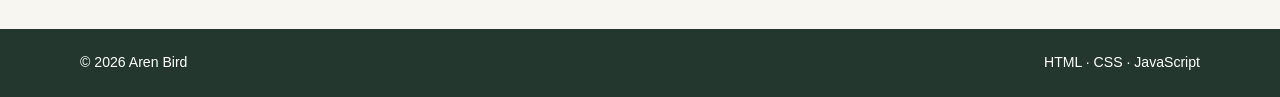
<file: msc-cruises.html>
<!DOCTYPE html>
<html lang="en">
 <head>
  <meta charset="utf-8"/>
  <meta content="width=device-width, initial-scale=1" name="viewport"/>
  <meta content="A usability review of cruise booking navigation, functionality, and mobile experience." name="description"/>
  <title>
   MSC Cruises | Aren Bird
  </title>
  <link href="css/style.css" rel="stylesheet"/>
  <script defer="" src="javascript/script.js">
  </script>
 </head>
 <body>
  <a class="skip-link" href="#main">
   Skip to content
  </a>
  <header class="site-header">
   <nav aria-label="Main navigation" class="container navigation">
    <a class="logo" href="index.html">
     AREN BIRD
    </a>
    <button aria-controls="nav-links" aria-expanded="false" aria-label="Open navigation menu" class="menu-toggle" type="button">
     <span class="bar">
     </span>
     <span class="bar">
     </span>
     <span class="bar">
     </span>
    </button>
    <div class="nav-links" id="nav-links">
     <a href="index.html">
      Home
     </a>
     <a href="projects.html">
      Projects
     </a>
     <a href="resume.html">
      Resume
     </a>
     <a href="resume.html#contact">
      Contact
     </a>
    </div>
   </nav>
  </header>
  <main id="main">
   <header class="container detail-heading">
    <a class="back-link" href="projects.html">
     ← All Projects
    </a>
    <p class="eyebrow">
     Usability research
    </p>
    <h1>
     MSC Cruises
    </h1>
    <p class="detail-lead">
     A usability review of cruise booking navigation, functionality, and mobile experience.
    </p>
   </header>
   <section class="section section--light">
    <div class="container">
     <div class="single-art">
      <figure class="figure-card figure-card--large">
       <a aria-label="View Presentation (opens in a new tab)" class="project-media-link" data-action="View Presentation" href="documents/MSC-Usability-Review.pptx" rel="noopener noreferrer" target="_blank">
        <img alt="MSC Cruises project artwork" loading="lazy" src="images/msc.png"/>
        <span aria-hidden="true" class="project-media-overlay">
         View Presentation ↗
        </span>
       </a>
       <figcaption>
        MSC Cruises project preview
       </figcaption>
      </figure>
     </div>
    </div>
   </section>
   <section class="section section--soft">
    <div class="container copy-section">
     <h2>
      Project Overview
     </h2>
     <p>
      For this usability review, I examined the MSC Cruises booking experience to identify
      obstacles that could interrupt trip planning or purchase decisions. My evaluation
      considered navigation, information clarity, form behavior, and mobile
      responsiveness. I compared aspects of the experience with a competing cruise
      provider and incorporated feedback from a customer interview. The presentation
      identifies usability issues, assigns severity, and proposes improvements such as
      clearer cabin selection, better explanations of fares, and retaining entered
      information. This project communicates my ability to assess an existing digital
      product, connect findings to recognized usability principles, and recommend changes
      that better support real cruise customers.
     </p>
     <h2 class="subsection-heading">
      Design &amp; Development
     </h2>
     <p>
      I assessed booking flows, compared a competing service, and organized issues by
      navigation, content, functionality, and responsiveness. I turned these observations
      into specific recommendations tied to usability principles.
     </p>
     <p class="meta-line">
      CMST 290 – Interactive Design · 2024 · Usability analysis, presentation ·
      Independent project, all work by Aren Bird
     </p>
    </div>
   </section>
   <section class="section">
    <div class="container">
     <nav aria-label="Project navigation" class="detail-nav">
      <a href="classconnect.html">
       ← ClassConnect
      </a>
      <a href="atlas.html">
       ATLAS Magazine →
      </a>
     </nav>
    </div>
   </section>
  </main>
  <footer class="footer">
   <div class="container footer-content">
    <p>
     ©
     <span id="year">
      2026
     </span>
     Aren Bird
    </p>
    <p>
     HTML · CSS · JavaScript
    </p>
   </div>
  </footer>
 </body>
</html>
</file>
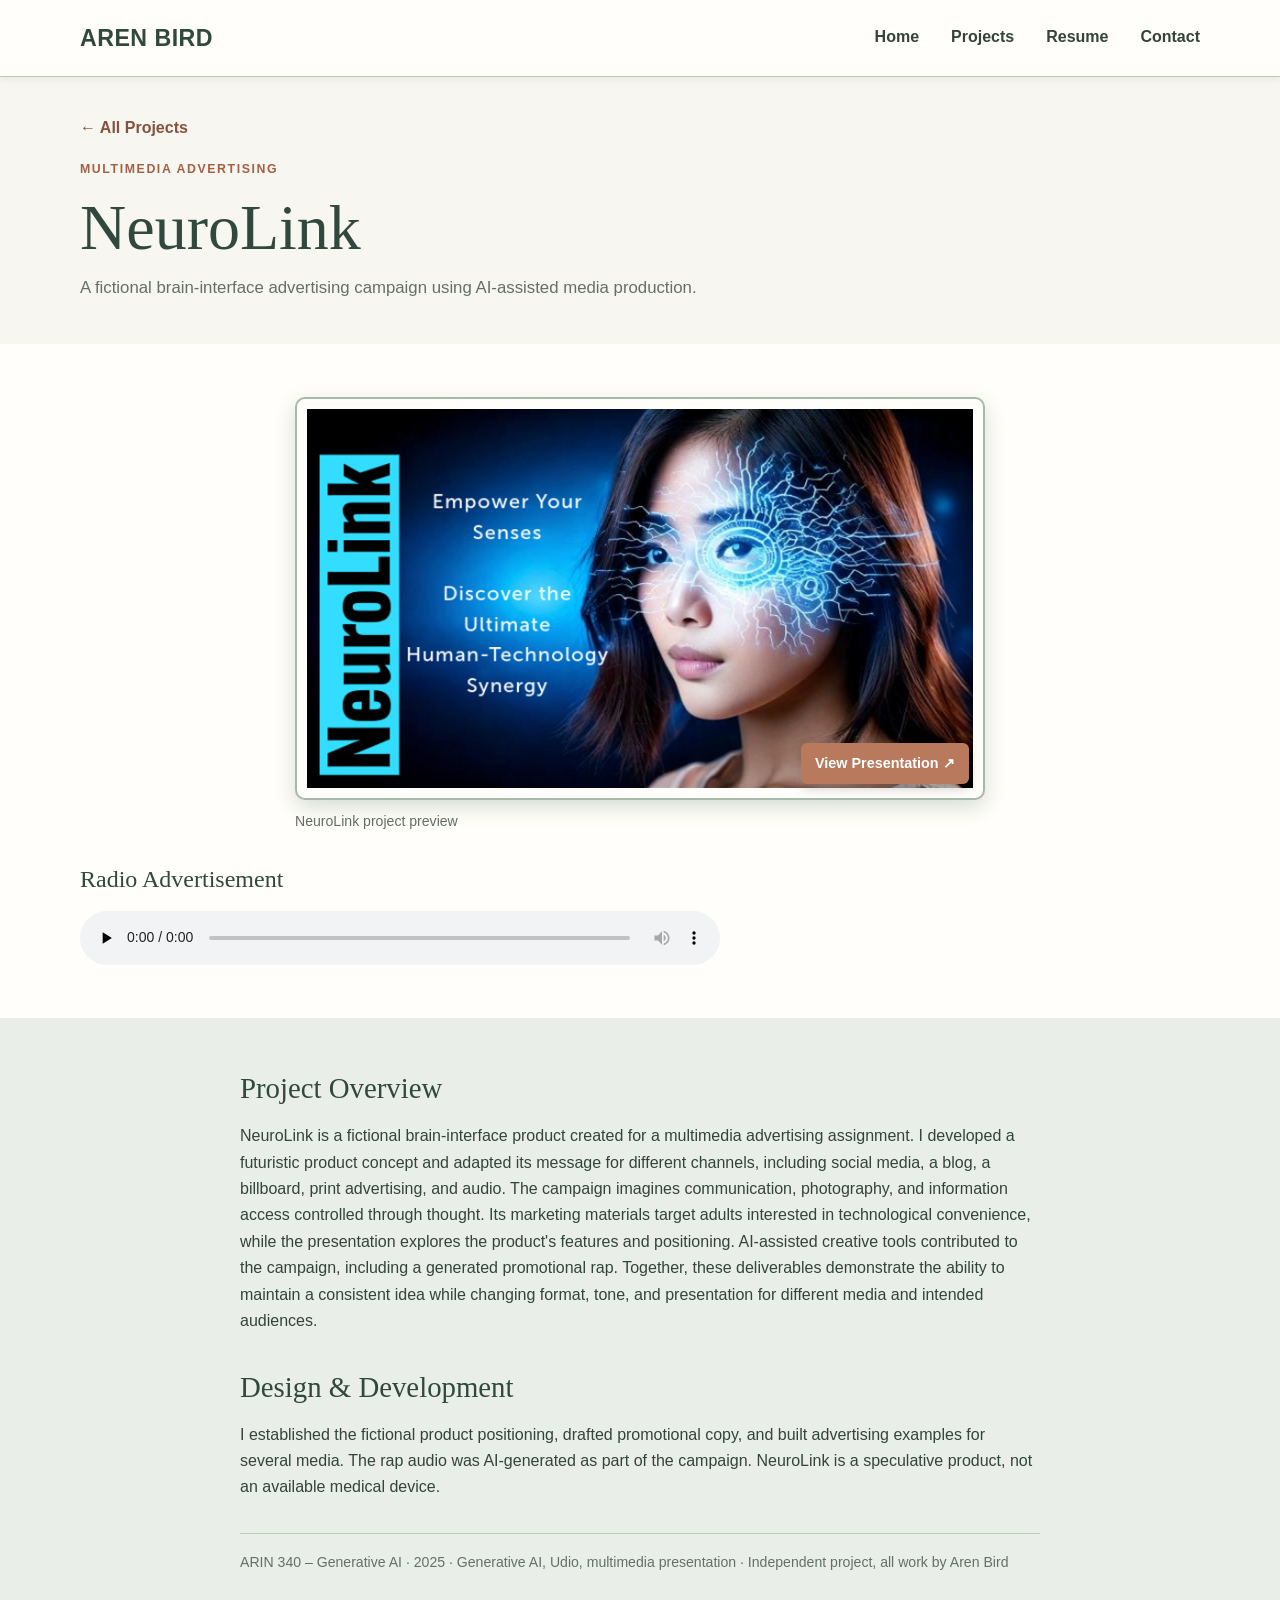
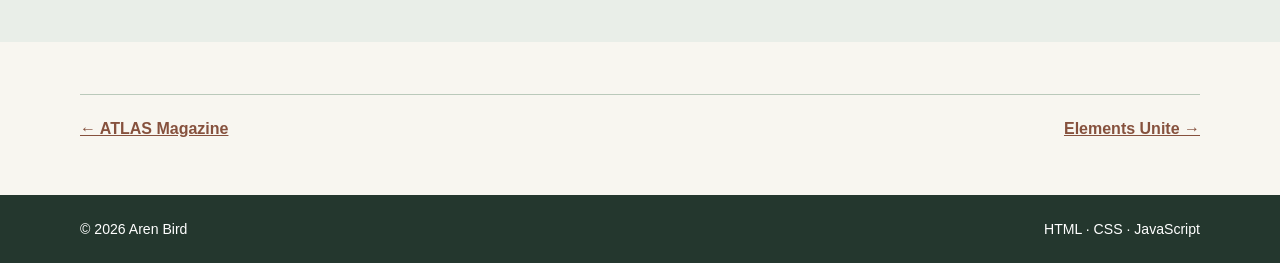
<file: neurolink.html>
<!DOCTYPE html>
<html lang="en">
 <head>
  <meta charset="utf-8"/>
  <meta content="width=device-width, initial-scale=1" name="viewport"/>
  <meta content="A fictional brain-interface advertising campaign using AI-assisted media production." name="description"/>
  <title>
   NeuroLink | Aren Bird
  </title>
  <link href="css/style.css" rel="stylesheet"/>
  <script defer="" src="javascript/script.js">
  </script>
 </head>
 <body>
  <a class="skip-link" href="#main">
   Skip to content
  </a>
  <header class="site-header">
   <nav aria-label="Main navigation" class="container navigation">
    <a class="logo" href="index.html">
     AREN BIRD
    </a>
    <button aria-controls="nav-links" aria-expanded="false" aria-label="Open navigation menu" class="menu-toggle" type="button">
     <span class="bar">
     </span>
     <span class="bar">
     </span>
     <span class="bar">
     </span>
    </button>
    <div class="nav-links" id="nav-links">
     <a href="index.html">
      Home
     </a>
     <a href="projects.html">
      Projects
     </a>
     <a href="resume.html">
      Resume
     </a>
     <a href="resume.html#contact">
      Contact
     </a>
    </div>
   </nav>
  </header>
  <main id="main">
   <header class="container detail-heading">
    <a class="back-link" href="projects.html">
     ← All Projects
    </a>
    <p class="eyebrow">
     Multimedia advertising
    </p>
    <h1>
     NeuroLink
    </h1>
    <p class="detail-lead">
     A fictional brain-interface advertising campaign using AI-assisted media production.
    </p>
   </header>
   <section class="section section--light">
    <div class="container">
     <div class="single-art">
      <figure class="figure-card figure-card--large">
       <a aria-label="View Presentation (opens in a new tab)" class="project-media-link" data-action="View Presentation" href="documents/NeuroLink.pptx" rel="noopener noreferrer" target="_blank">
        <img alt="NeuroLink project artwork" loading="lazy" src="images/neurolink.png"/>
        <span aria-hidden="true" class="project-media-overlay">
         View Presentation ↗
        </span>
       </a>
       <figcaption>
        NeuroLink project preview
       </figcaption>
      </figure>
     </div>
     <div class="audio-panel">
      <h2 class="">
       Radio Advertisement
      </h2>
      <audio controls="" preload="none" src="documents/neurolink-radio-ad.mp3">
       Your browser does not support audio playback.
      </audio>
     </div>
    </div>
   </section>
   <section class="section section--soft">
    <div class="container copy-section">
     <h2>
      Project Overview
     </h2>
     <p>
      NeuroLink is a fictional brain-interface product created for a multimedia
      advertising assignment. I developed a futuristic product concept and adapted its
      message for different channels, including social media, a blog, a billboard, print
      advertising, and audio. The campaign imagines communication, photography, and
      information access controlled through thought. Its marketing materials target adults
      interested in technological convenience, while the presentation explores the
      product's features and positioning. AI-assisted creative tools contributed to the
      campaign, including a generated promotional rap. Together, these deliverables
      demonstrate the ability to maintain a consistent idea while changing format, tone,
      and presentation for different media and intended audiences.
     </p>
     <h2 class="subsection-heading">
      Design &amp; Development
     </h2>
     <p>
      I established the fictional product positioning, drafted promotional copy, and built
      advertising examples for several media. The rap audio was AI-generated as part of
      the campaign. NeuroLink is a speculative product, not an available medical device.
     </p>
     <p class="meta-line">
      ARIN 340 – Generative AI · 2025 · Generative AI, Udio, multimedia presentation ·
      Independent project, all work by Aren Bird
     </p>
    </div>
   </section>
   <section class="section">
    <div class="container">
     <nav aria-label="Project navigation" class="detail-nav">
      <a href="atlas.html">
       ← ATLAS Magazine
      </a>
      <a href="elements-unite.html">
       Elements Unite →
      </a>
     </nav>
    </div>
   </section>
  </main>
  <footer class="footer">
   <div class="container footer-content">
    <p>
     ©
     <span id="year">
      2026
     </span>
     Aren Bird
    </p>
    <p>
     HTML · CSS · JavaScript
    </p>
   </div>
  </footer>
 </body>
</html>
</file>
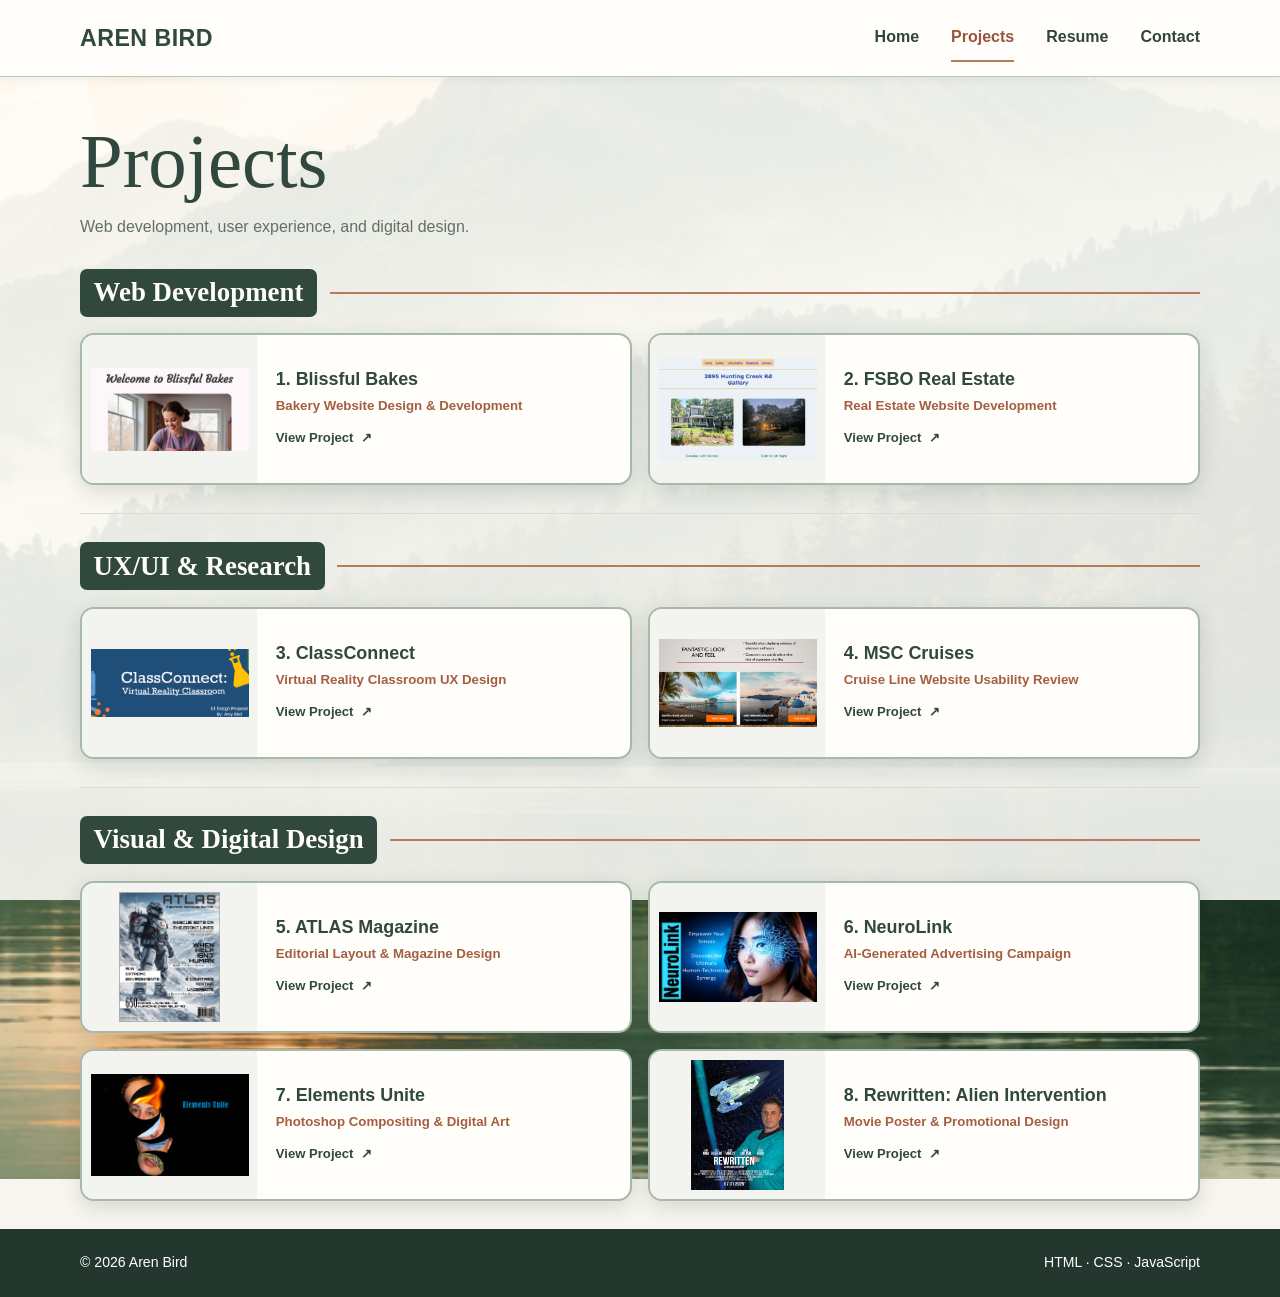
<file: projects.html>
<!DOCTYPE html>
<html lang="en">
 <head>
  <meta charset="utf-8"/>
  <meta content="width=device-width, initial-scale=1" name="viewport"/>
  <meta content="Aren Bird — Web &amp; Digital Design" name="description"/>
  <title>
   Projects | Aren Bird
  </title>
  <link href="css/style.css" rel="stylesheet"/>
  <script defer="" src="javascript/script.js">
  </script>
 </head>
 <body class="projects-page">
  <a class="skip-link" href="#main">
   Skip to content
  </a>
  <header class="site-header">
   <nav aria-label="Main navigation" class="container navigation">
    <a class="logo" href="index.html">
     AREN BIRD
    </a>
    <button aria-controls="nav-links" aria-expanded="false" aria-label="Open navigation menu" class="menu-toggle" type="button">
     <span class="bar">
     </span>
     <span class="bar">
     </span>
     <span class="bar">
     </span>
    </button>
    <div class="nav-links" id="nav-links">
     <a href="index.html">
      Home
     </a>
     <a aria-current="page" href="projects.html">
      Projects
     </a>
     <a href="resume.html">
      Resume
     </a>
     <a href="resume.html#contact">
      Contact
     </a>
    </div>
   </nav>
  </header>
  <main id="main">
   <header class="page-heading container">
    <h1>
     Projects
    </h1>
    <p>
     Web development, user experience, and digital design.
    </p>
   </header>
   <div class="container">
    <section aria-labelledby="project-cat-0" class="category">
     <div class="category-heading">
      <h2 id="project-cat-0">
       Web Development
      </h2>
     </div>
     <div class="project-grid">
      <article class="project-card">
       <a aria-label="View Blissful Bakes project details" class="card-main" href="blissful-bakes.html">
        <div class="project-image">
         <img alt="Blissful Bakes project preview" loading="lazy" src="images/bbakes.png"/>
        </div>
        <div class="card-content">
         <p class="project-tag">
          Front-end development &amp; UX
         </p>
         <h3>
          1. Blissful Bakes
         </h3>
         <p class="project-label">
          Bakery Website Design &amp; Development
         </p>
         <p class="card-desc">
          From an Adobe XD prototype to a responsive bakery website, with a live demonstration.
         </p>
         <span class="card-cta">
          View Project
          <span aria-hidden="true">
           ↗
          </span>
         </span>
        </div>
       </a>
       <div class="card-footer">
        <a href="https://aren444.github.io/cmst386/project4/" rel="noopener noreferrer" target="_blank">
         Visit Live Website ↗
        </a>
       </div>
      </article>
      <article class="project-card">
       <a aria-label="View FSBO Real Estate project details" class="card-main" href="fsbo.html">
        <div class="project-image">
         <img alt="FSBO Real Estate project preview" loading="lazy" src="images/realestate.png"/>
        </div>
        <div class="card-content">
         <p class="project-tag">
          Responsive web design
         </p>
         <h3>
          2. FSBO Real Estate
         </h3>
         <p class="project-label">
          Real Estate Website Development
         </p>
         <p class="card-desc">
          A multipage real estate site with property details, photography, and financing information.
         </p>
         <span class="card-cta">
          View Project
          <span aria-hidden="true">
           ↗
          </span>
         </span>
        </div>
       </a>
       <div class="card-footer">
        <a href="https://aren444.github.io/fsbo/" rel="noopener noreferrer" target="_blank">
         Visit Live Website ↗
        </a>
       </div>
      </article>
     </div>
    </section>
    <section aria-labelledby="project-cat-1" class="category">
     <div class="category-heading">
      <h2 id="project-cat-1">
       UX/UI &amp; Research
      </h2>
     </div>
     <div class="project-grid">
      <article class="project-card">
       <a aria-label="View ClassConnect project details" class="card-main" href="classconnect.html">
        <div class="project-image">
         <img alt="ClassConnect project preview" loading="lazy" src="images/cconnect.png"/>
        </div>
        <div class="card-content">
         <p class="project-tag">
          UX/UI research &amp; prototyping
         </p>
         <h3>
          3. ClassConnect
         </h3>
         <p class="project-label">
          Virtual Reality Classroom UX Design
         </p>
         <p class="card-desc">
          A VR classroom concept supported by interactive prototyping and usability evaluation.
         </p>
         <span class="card-cta">
          View Project
          <span aria-hidden="true">
           ↗
          </span>
         </span>
        </div>
       </a>
      </article>
      <article class="project-card">
       <a aria-label="View MSC Cruises project details" class="card-main" href="msc-cruises.html">
        <div class="project-image">
         <img alt="MSC Cruises project preview" loading="lazy" src="images/msc.png"/>
        </div>
        <div class="card-content">
         <p class="project-tag">
          Usability research
         </p>
         <h3>
          4. MSC Cruises
         </h3>
         <p class="project-label">
          Cruise Line Website Usability Review
         </p>
         <p class="card-desc">
          A usability review of cruise booking navigation, functionality, and mobile experience.
         </p>
         <span class="card-cta">
          View Project
          <span aria-hidden="true">
           ↗
          </span>
         </span>
        </div>
       </a>
      </article>
     </div>
    </section>
    <section aria-labelledby="project-cat-2" class="category">
     <div class="category-heading">
      <h2 id="project-cat-2">
       Visual &amp; Digital Design
      </h2>
     </div>
     <div class="project-grid">
      <article class="project-card">
       <a aria-label="View ATLAS Magazine project details" class="card-main" href="atlas.html">
        <div class="project-image">
         <img alt="ATLAS Magazine project preview" loading="lazy" src="images/atlas.mag.cover.png"/>
        </div>
        <div class="card-content">
         <p class="project-tag">
          Editorial design
         </p>
         <h3>
          5. ATLAS Magazine
         </h3>
         <p class="project-label">
          Editorial Layout &amp; Magazine Design
         </p>
         <p class="card-desc">
          A speculative technology magazine cover and interior spread.
         </p>
         <span class="card-cta">
          View Project
          <span aria-hidden="true">
           ↗
          </span>
         </span>
        </div>
       </a>
      </article>
      <article class="project-card">
       <a aria-label="View NeuroLink project details" class="card-main" href="neurolink.html">
        <div class="project-image">
         <img alt="NeuroLink project preview" loading="lazy" src="images/neurolink.png"/>
        </div>
        <div class="card-content">
         <p class="project-tag">
          Multimedia advertising
         </p>
         <h3>
          6. NeuroLink
         </h3>
         <p class="project-label">
          AI-Generated Advertising Campaign
         </p>
         <p class="card-desc">
          A fictional brain-interface advertising campaign using AI-assisted media production.
         </p>
         <span class="card-cta">
          View Project
          <span aria-hidden="true">
           ↗
          </span>
         </span>
        </div>
       </a>
      </article>
      <article class="project-card">
       <a aria-label="View Elements Unite project details" class="card-main" href="elements-unite.html">
        <div class="project-image">
         <img alt="Elements Unite project preview" loading="lazy" src="images/elements.png"/>
        </div>
        <div class="card-content">
         <p class="project-tag">
          Digital imaging
         </p>
         <h3>
          7. Elements Unite
         </h3>
         <p class="project-label">
          Photoshop Compositing &amp; Digital Art
         </p>
         <p class="card-desc">
          A Photoshop composition using natural elements and a fragmented portrait.
         </p>
         <span class="card-cta">
          View Project
          <span aria-hidden="true">
           ↗
          </span>
         </span>
        </div>
       </a>
      </article>
      <article class="project-card">
       <a aria-label="View Rewritten: Alien Intervention project details" class="card-main" href="rewritten.html">
        <div class="project-image">
         <img alt="Rewritten: Alien Intervention project preview" loading="lazy" src="images/rewritten.png"/>
        </div>
        <div class="card-content">
         <p class="project-tag">
          Promotional design
         </p>
         <h3>
          8. Rewritten: Alien Intervention
         </h3>
         <p class="project-label">
          Movie Poster &amp; Promotional Design
         </p>
         <p class="card-desc">
          A science-fiction movie poster and a theater-display mockup.
         </p>
         <span class="card-cta">
          View Project
          <span aria-hidden="true">
           ↗
          </span>
         </span>
        </div>
       </a>
      </article>
     </div>
    </section>
   </div>
  </main>
  <footer class="footer">
   <div class="container footer-content">
    <p>
     ©
     <span id="year">
      2026
     </span>
     Aren Bird
    </p>
    <p>
     HTML · CSS · JavaScript
    </p>
   </div>
  </footer>
 </body>
</html>
</file>
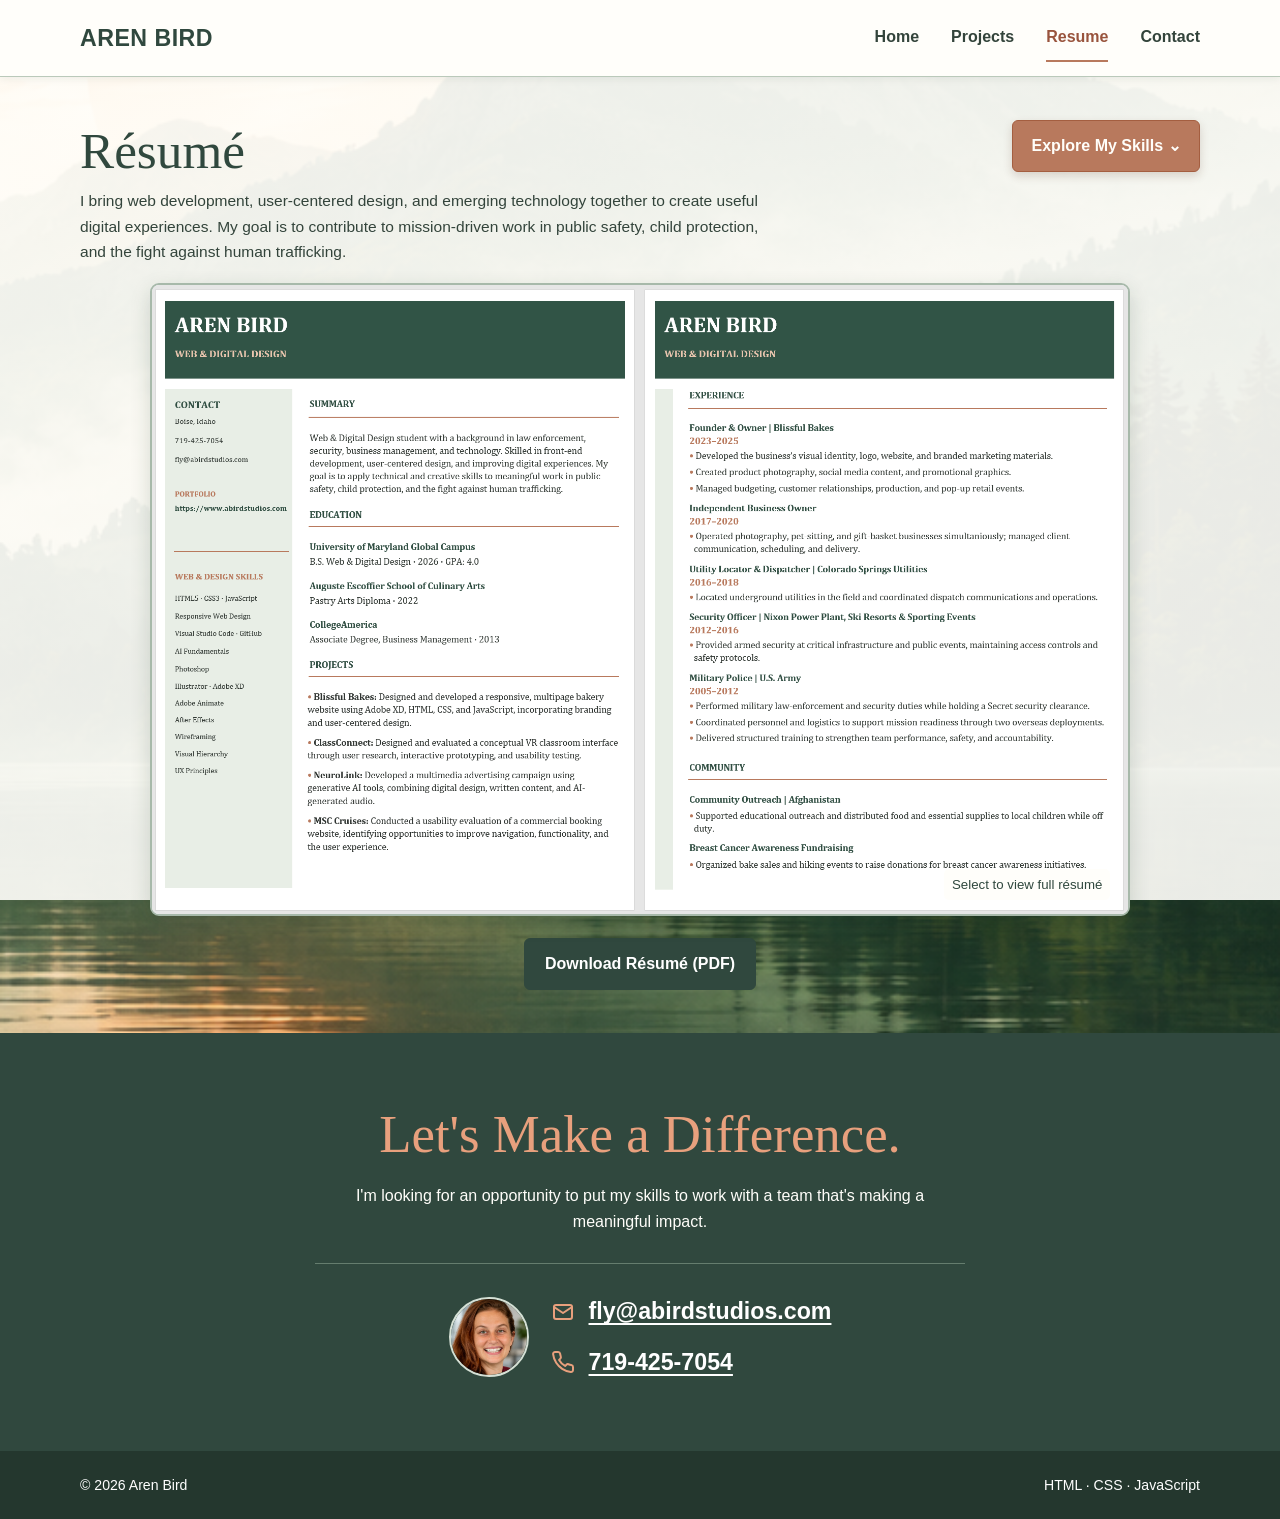
<file: resume.html>
<!DOCTYPE html>
<html lang="en">
 <head>
  <meta charset="utf-8"/>
  <meta content="width=device-width, initial-scale=1" name="viewport"/>
  <meta content="Aren Bird — Web &amp; Digital Design" name="description"/>
  <title>
   Résumé | Aren Bird
  </title>
  <link href="css/style.css" rel="stylesheet"/>
  <script defer="" src="javascript/script.js">
  </script>
 </head>
 <body>
  <a class="skip-link" href="#main">
   Skip to content
  </a>
  <header class="site-header">
   <nav aria-label="Main navigation" class="container navigation">
    <a class="logo" href="index.html">
     AREN BIRD
    </a>
    <button aria-controls="nav-links" aria-expanded="false" aria-label="Open navigation menu" class="menu-toggle" type="button">
     <span class="bar">
     </span>
     <span class="bar">
     </span>
     <span class="bar">
     </span>
    </button>
    <div class="nav-links" id="nav-links">
     <a href="index.html">
      Home
     </a>
     <a href="projects.html">
      Projects
     </a>
     <a aria-current="page" href="resume.html">
      Resume
     </a>
     <a href="resume.html#contact">
      Contact
     </a>
    </div>
   </nav>
  </header>
  <main id="main">
   <section aria-labelledby="resume-title" class="section resume-section section--light" id="resume">
    <div class="container">
     <div class="resume-heading">
      <div>
       <h2 id="resume-title">
        Résumé
       </h2>
       <p class="resume-intro">
        I bring web development, user-centered design, and emerging technology together to
        create useful digital experiences. My goal is to contribute to mission-driven work
        in public safety, child protection, and the fight against human trafficking.
       </p>
      </div>
      <details class="skills-popover">
       <summary>
        Explore My Skills
        <span aria-hidden="true">
         ⌄
        </span>
       </summary>
       <div class="skills-popover-panel">
        <p>
         Technical &amp; Creative Skills
        </p>
        <ul>
         <li>
          HTML5
         </li>
         <li>
          CSS3
         </li>
         <li>
          JavaScript
         </li>
         <li>
          Responsive Web Design
         </li>
         <li>
          Accessibility
         </li>
         <li>
          User Experience
         </li>
         <li>
          Adobe XD
         </li>
         <li>
          Photoshop
         </li>
         <li>
          Illustrator
         </li>
         <li>
          InDesign
         </li>
         <li>
          Usability Testing
         </li>
         <li>
          AI Applications
         </li>
        </ul>
       </div>
      </details>
     </div>
     <a aria-label="Open full résumé PDF" class="resume-preview-link" href="documents/Resume2026.pdf" rel="noopener" target="_blank">
      <picture>
       <source media="(max-width: 600px)" srcset="images/resume-mobile.png"/>
       <img alt="Aren Bird's two-page résumé preview. Select to view full PDF." loading="lazy" src="images/resume.png"/>
      </picture>
      <span class="preview-hint">
       Select to view full résumé
      </span>
     </a>
     <div class="resume-actions">
      <a
       class="button"
       href="documents/Resume2026.pdf"
       download="Aren_Bird_Resume.pdf"
      >
       Download Résumé (PDF)
      </a>
     </div>
    </div>
   </section>
   <section aria-labelledby="contact-heading" class="contact-section" id="contact">
    <div class="container contact-inner">
     <h2 id="contact-heading">
      Let's Make a Difference.
     </h2>
     <p>
      I'm looking for an opportunity to put my skills to work with a team that's making a meaningful impact.
     </p>
     <div class="contact-details">
      <img alt="Portrait of Aren Bird" class="contact-headshot" loading="lazy" src="images/headshot.png"/>
      <div class="contact-methods">
       <a href="mailto:fly@abirdstudios.com">
        <svg aria-hidden="true" fill="none" stroke="currentColor" stroke-linecap="round" stroke-linejoin="round" stroke-width="2" viewbox="0 0 24 24">
         <rect height="14" rx="2" width="18" x="3" y="5">
         </rect>
         <path d="m3 7 9 6 9-6">
         </path>
        </svg>
        <span>
         fly@abirdstudios.com
        </span>
       </a>
       <a href="tel:+17194257054">
        <svg aria-hidden="true" fill="none" stroke="currentColor" stroke-linecap="round" stroke-linejoin="round" stroke-width="2" viewbox="0 0 24 24">
         <path d="M22 16.9v3a2 2 0 0 1-2.2 2 19.7 19.7 0 0 1-8.6-3.1 19.4 19.4 0 0 1-6-6A19.7 19.7 0 0 1 2.1 4.2 2 2 0 0 1 4.1 2h3a2 2 0 0 1 2 1.7c.13.96.36 1.9.68 2.8a2 2 0 0 1-.46 2.11L8.1 9.9a16 16 0 0 0 6 6l1.3-1.22a2 2 0 0 1 2.11-.46c.9.32 1.84.55 2.8.68A2 2 0 0 1 22 16.9z">
         </path>
        </svg>
        <span>
         719-425-7054
        </span>
       </a>
      </div>
     </div>
    </div>
   </section>
  </main>
  <footer class="footer">
   <div class="container footer-content">
    <p>
     ©
     <span id="year">
      2026
     </span>
     Aren Bird
    </p>
    <p>
     HTML · CSS · JavaScript
    </p>
   </div>
  </footer>
 </body>
</html>
</file>
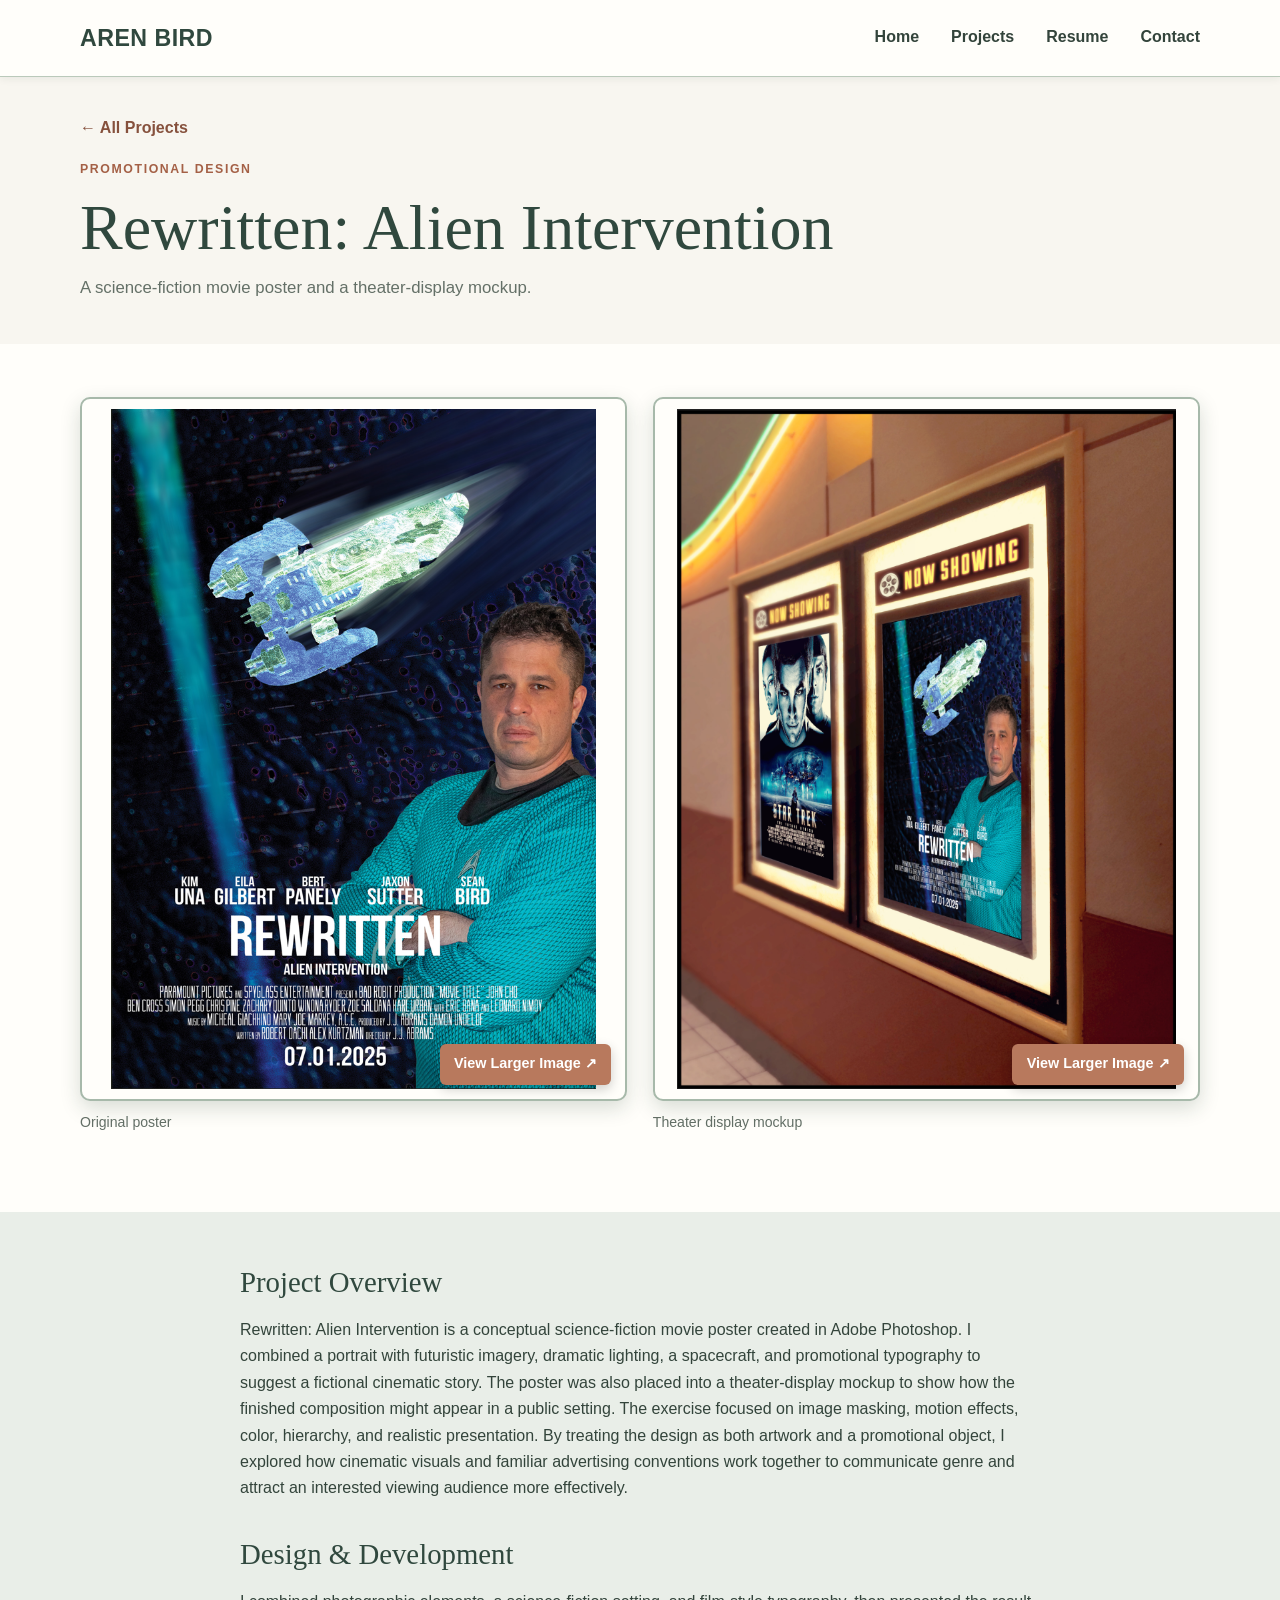
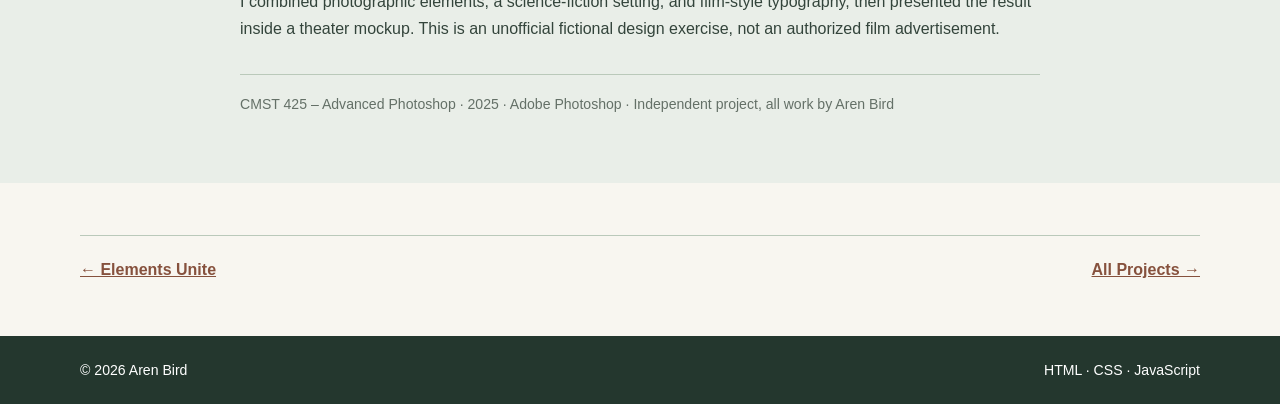
<file: rewritten.html>
<!DOCTYPE html>
<html lang="en">
 <head>
  <meta charset="utf-8"/>
  <meta content="width=device-width, initial-scale=1" name="viewport"/>
  <meta content="A science-fiction movie poster and a theater-display mockup." name="description"/>
  <title>
   Rewritten: Alien Intervention | Aren Bird
  </title>
  <link href="css/style.css" rel="stylesheet"/>
  <script defer="" src="javascript/script.js">
  </script>
 </head>
 <body>
  <a class="skip-link" href="#main">
   Skip to content
  </a>
  <header class="site-header">
   <nav aria-label="Main navigation" class="container navigation">
    <a class="logo" href="index.html">
     AREN BIRD
    </a>
    <button aria-controls="nav-links" aria-expanded="false" aria-label="Open navigation menu" class="menu-toggle" type="button">
     <span class="bar">
     </span>
     <span class="bar">
     </span>
     <span class="bar">
     </span>
    </button>
    <div class="nav-links" id="nav-links">
     <a href="index.html">
      Home
     </a>
     <a href="projects.html">
      Projects
     </a>
     <a href="resume.html">
      Resume
     </a>
     <a href="resume.html#contact">
      Contact
     </a>
    </div>
   </nav>
  </header>
  <main id="main">
   <header class="container detail-heading">
    <a class="back-link" href="projects.html">
     ← All Projects
    </a>
    <p class="eyebrow">
     Promotional design
    </p>
    <h1>
     Rewritten: Alien Intervention
    </h1>
    <p class="detail-lead">
     A science-fiction movie poster and a theater-display mockup.
    </p>
   </header>
   <section class="section section--light">
    <div class="container">
     <div class="art-grid">
      <figure class="figure-card figure-card--large">
       <a aria-label="View Larger Image (opens in a new tab)" class="project-media-link" data-action="View Larger Image" href="images/rewritten.png" rel="noopener noreferrer" target="_blank">
        <img alt="Rewritten science fiction movie poster" loading="lazy" src="images/rewritten.png"/>
        <span aria-hidden="true" class="project-media-overlay">
         View Larger Image ↗
        </span>
       </a>
       <figcaption>
        Original poster
       </figcaption>
      </figure>
      <figure class="figure-card figure-card--large">
       <a aria-label="View Larger Image (opens in a new tab)" class="project-media-link" data-action="View Larger Image" href="images/rewritten-mockup.png" rel="noopener noreferrer" target="_blank">
        <img alt="Rewritten film poster in theater display mockup" loading="lazy" src="images/rewritten-mockup.png"/>
        <span aria-hidden="true" class="project-media-overlay">
         View Larger Image ↗
        </span>
       </a>
       <figcaption>
        Theater display mockup
       </figcaption>
      </figure>
     </div>
     <div class="detail-actions">
     </div>
    </div>
   </section>
   <section class="section section--soft">
    <div class="container copy-section">
     <h2>
      Project Overview
     </h2>
     <p>
      Rewritten: Alien Intervention is a conceptual science-fiction movie poster created
      in Adobe Photoshop. I combined a portrait with futuristic imagery, dramatic
      lighting, a spacecraft, and promotional typography to suggest a fictional cinematic
      story. The poster was also placed into a theater-display mockup to show how the
      finished composition might appear in a public setting. The exercise focused on image
      masking, motion effects, color, hierarchy, and realistic presentation. By treating
      the design as both artwork and a promotional object, I explored how cinematic
      visuals and familiar advertising conventions work together to communicate genre and
      attract an interested viewing audience more effectively.
     </p>
     <h2 class="subsection-heading">
      Design &amp; Development
     </h2>
     <p>
      I combined photographic elements, a science-fiction setting, and film-style
      typography, then presented the result inside a theater mockup. This is an unofficial
      fictional design exercise, not an authorized film advertisement.
     </p>
     <p class="meta-line">
      CMST 425 – Advanced Photoshop · 2025 · Adobe Photoshop · Independent project, all work by Aren Bird
     </p>
    </div>
   </section>
   <section class="section">
    <div class="container">
     <nav aria-label="Project navigation" class="detail-nav">
      <a href="elements-unite.html">
       ← Elements Unite
      </a>
      <a href="projects.html">
       All Projects →
      </a>
     </nav>
    </div>
   </section>
  </main>
  <footer class="footer">
   <div class="container footer-content">
    <p>
     ©
     <span id="year">
      2026
     </span>
     Aren Bird
    </p>
    <p>
     HTML · CSS · JavaScript
    </p>
   </div>
  </footer>
 </body>
</html>
</file>
<file: css/style.css>
/*
 * Aren Bird Portfolio | Shared Stylesheet
 * Organized by base styles, components, then responsive rules.
 * Each selector occurs once per media query.
 */

/* Base layout and components */
:root {
  --ivory: #f8f6f0;
  --cream: #fffefa;
  --forest: #30483e;
  --sage: #829582;
  --pale: #e9eee8;
  --terracotta: #b8795d;
  --text: #33443b;
  --muted: #647067;
  --line: #bac9ba;
  --shadow: 0 7px 20px rgba(25, 52, 36, 0.17);
  --shadow-hover: 0 17px 38px rgba(25, 52, 36, 0.28);
  --projects-peach: #faf1ec;
  --resume-peach: #f6eee9;
  --mountain-wash: rgba(255, 254, 250, 0.88);
}

*,*::before,*::after {
  box-sizing: border-box;
}

html {
  scroll-behavior: smooth;
  scroll-padding-top: 90px;
}

body {
  margin: 0;
  background: var(--ivory);
  color: var(--text);
  font-family: Arial,Helvetica,sans-serif;
  line-height: 1.65;
}

a {
  color: inherit;
}

a:focus-visible,button:focus-visible,summary:focus-visible {
  outline: 3px solid var(--terracotta);
  outline-offset: 3px;
}

img {
  max-width: 100%;
  height: auto;
}

.container {
  width: min(1120px,90%);
  margin-inline: auto;
}

.skip-link {
  position: fixed;
  left: 1rem;
  top: -120px;
  z-index: 3000;
  padding: .75rem 1rem;
  background: var(--cream);
  border-radius: 5px;
}

.skip-link:focus {
  top: 1rem;
}

.site-header {
  position: sticky;
  top: 0;
  z-index: 1000;
  background: rgba(255,254,250,.98);
  border-bottom: 1px solid var(--line);
  box-shadow: 0 2px 8px rgba(26,48,34,.07);
}

.navigation {
  display: flex;
  justify-content: space-between;
  align-items: center;
  gap: 1.5rem;
  min-height: 76px;
}

.logo {
  font-size: 1.45rem;
  font-weight: 800;
  letter-spacing: .02em;
  color: var(--forest);
  text-decoration: none;
  white-space: nowrap;
}

.nav-links {
  display: flex;
  align-items: center;
  gap: 2rem;
}

.nav-links a {
  font-weight: 600;
  text-decoration: none;
  border-bottom: 2px solid transparent;
  padding: .6rem 0;
}

.nav-links a:hover,.nav-links a[aria-current=page] {
  color: #99543d;
  border-color: var(--terracotta);
}

.menu-toggle {
  display: none;
}

.menu-toggle .bar {
  display: block;
  width: 23px;
  height: 2px;
  background: var(--forest);
  border-radius: 2px;
  transition: transform .18s,opacity .18s;
}

.hero {
  position: relative;
  min-height: calc(100svh - 76px);
  background: #e8e8db url("../images/mountain-lake-sunset.png") center center/cover no-repeat;
  display: flex;
  align-items: center;
}

.hero::before {
  content: "";
  position: absolute;
  inset: 0;
  background: linear-gradient(90deg,rgba(255,254,250,.93) 0%,rgba(255,254,250,.78) 31%,rgba(255,254,250,.25) 60%,rgba(255,254,250,0) 85%);
}

.hero-content {
  position: relative;
  z-index: 1;
  padding: 5rem 0;
}

.eyebrow {
  color: #a46046;
  font-size: .77rem;
  font-weight: 700;
  letter-spacing: .13em;
  text-transform: uppercase;
}

.hero h1 {
  font: normal clamp(2.7rem,5.4vw,5.4rem)/1.12 Georgia,serif;
  letter-spacing: -.04em;
  color: var(--forest);
  max-width: 900px;
  margin: .9rem 0;
}

.hero h1 em {
  display: block;
  color: #b65330;
  font-weight: normal;
}

.section {
  padding: 3.3rem 0;
}

.section--soft {
  background: var(--pale);
}

.section--light {
  background: var(--cream);
}

.page-heading {
  padding: 2.5rem 0 .8rem;
}

.page-heading h1 {
  font: normal clamp(3.1rem,6vw,5rem)/1.08 Georgia,serif;
  color: var(--forest);
  margin: .25rem 0 .6rem;
}

.page-heading h2 {
  font-size: clamp(3rem,5vw,4.4rem);
}

.page-heading p {
  margin: 0;
  color: var(--muted);
}

.page-heading.compact {
  padding: 0 0 .8rem;
}

h1,h2,h3 {
  overflow-wrap: break-word;
}

h2 {
  font: normal clamp(1.8rem,3vw,2.5rem)/1.2 Georgia,serif;
  color: var(--forest);
  margin: 0 0 1.1rem;
}

h3 {
  color: var(--forest);
}

p {
  margin-top: 0;
}

.muted {
  color: var(--muted);
}

.category {
  padding: 1.15rem 0 3rem;
  padding-top: 1rem;
  padding-bottom: 1.75rem;
}

.category+.category {
  border-top: 1px solid var(--line);
  padding-top: 2.5rem;
}

.category-heading {
  display: flex;
  align-items: center;
  gap: 0.8rem;
  margin-bottom: 1.05rem;
}

.category-heading h2 {
  font-size: clamp(1.5rem,2.5vw,2.05rem);
  margin: 0;
}

.category-heading::after {
  content: "";
  height: 1px;
  background: #c2a395;
  flex: 1;
}

.project-grid {
  display: grid;
  grid-template-columns: repeat(3,minmax(0,1fr));
  gap: 1rem;
}

.project-card {
  display: flex;
  flex-direction: column;
  min-width: 0;
  border: 2px solid #a7b9aa;
  border-radius: 14px;
  background: #fffefa;
  overflow: hidden;
  box-shadow: 0 7px 21px rgba(36, 53, 43, 0.15);
  transition:
    transform 0.2s ease,
    box-shadow 0.2s ease,
    border-color 0.2s ease;
}

.project-card:hover,.project-card:focus-within {
  transform: translateY(-4px);
  box-shadow: var(--shadow-hover);
  border-color: #758e7c;
}

.card-main {
  display: flex;
  flex: 1;
  flex-direction: column;
  text-decoration: none;
}

.project-image {
  height: 216px;
  display: flex;
  align-items: center;
  justify-content: center;
  padding: 12px;
  background: #f3f3ef;
  overflow: hidden;
}

.project-image img {
  width: 100%;
  height: 100%;
  object-fit: contain;
}

.card-content {
  flex: 1;
  padding: 1.2rem 1.35rem .7rem;
}

.project-tag {
  font-size: .7rem;
  letter-spacing: .08em;
  text-transform: uppercase;
  font-weight: 700;
  color: #96573e;
  margin-bottom: .35rem;
}

.card-content h3 {
  font-size: 1.28rem;
  line-height: 1.25;
  margin: .2rem 0 .7rem;
}

.card-desc {
  font-size: .94rem;
  color: var(--muted);
  margin: 0 0 .8rem;
}

.card-cta {
  display: inline-flex;
  gap: .45rem;
  margin-top: .5rem;
  color: var(--forest);
  font-weight: 700;
}

.card-footer {
  padding: 0 1.35rem 1.15rem;
}

.card-footer a {
  font-size: .92rem;
  font-weight: 700;
  color: #86513d;
}

.card-footer a:hover {
  text-decoration-thickness: 2px;
}

.skills-section {
  padding: 2.6rem 0;
}

.skill-chips {
  display: flex;
  flex-wrap: wrap;
  list-style: none;
  gap: .7rem;
  margin: 1.2rem 0 0;
  padding: 0;
}

.skill-chips li {
  padding: .45rem .9rem;
  background: #fffefa;
  border: 1px solid #b9cbbd;
  border-radius: 40px;
  font-size: .9rem;
}

.resume-section {
  padding: 2.7rem 0;
}

.resume-heading {
  display: flex;
  justify-content: space-between;
  align-items: start;
  gap: 1.5rem;
  margin-bottom: 1.15rem;
}

.resume-heading h2 {
  font-size: clamp(2.3rem,4vw,3.3rem);
  margin: 0 0 .4rem;
}

.resume-intro {
  max-width: 700px;
  font-size: .97rem;
  color: var(--text);
  margin: 0;
}

.skills-popover {
  position: relative;
  flex: 0 0 auto;
  z-index: 10;
}

.skills-popover summary {
  list-style: none;
  cursor: pointer;
  border: 1px solid #a45e40;
  border-radius: 6px;
  background: #b8795d;
  font-weight: 700;
  color: #fffefa;
  padding: .72rem 1.15rem;
  box-shadow: 0 4px 10px rgba(85,43,30,.18);
  transition: background .2s,transform .2s,box-shadow .2s;
}

.skills-popover summary::-webkit-details-marker {
  display: none;
}

.skills-popover summary:hover {
  background: var(--pale);
}

.skills-popover-panel {
  position: absolute;
  right: 0;
  top: calc(100% + 7px);
  width: min(300px,80vw);
  padding: 1rem;
  background: var(--cream);
  border: 1px solid #a6b9aa;
  border-radius: 9px;
  box-shadow: var(--shadow-hover);
  max-height: 350px;
  overflow: auto;
}

.skills-popover-panel p {
  margin: 0 0 .6rem;
  font-weight: 700;
}

.skills-popover-panel ul {
  margin: 0;
  padding-left: 1.25rem;
  font-size: .92rem;
}

.skills-popover-panel li {
  margin: .2rem 0;
}

.resume-preview-link {
  display: block;
  position: relative;
  width: 100%;
  max-width: 980px;
  margin: 0 auto;
  background: white;
  border: 2px solid #a7b9aa;
  border-radius: 9px;
  overflow: hidden;
  box-shadow: var(--shadow);
  transition:
    box-shadow 0.2s ease,
    border-color 0.2s ease;
}

.resume-preview-link:hover,
.resume-preview-link:focus-visible {
  border-color: #557663;
  box-shadow: var(--shadow-hover);
}

.resume-preview-link img {
  display: block;
  width: 100%;
  height: auto;
}

.resume-preview-compact {
  max-width: 810px;
  max-height: 450px;
  overflow: hidden;
}

.resume-preview-compact::after {
  content: "";
  position: absolute;
  left: 0;
  right: 0;
  bottom: 0;
  height: 70px;
  background: linear-gradient(transparent,rgba(255,255,255,.98));
  pointer-events: none;
}

.preview-hint {
  position: absolute;
  bottom: .85rem;
  right: 1.1rem;
  z-index: 1;
  background: rgba(255,254,250,.95);
  color: var(--forest);
  font-size: .83rem;
  padding: .3rem .5rem;
  border-radius: 5px;
}

.resume-actions {
  margin-top: 1.4rem;
  display: flex;
  justify-content: center;
}

.contact-section {
  background: var(--forest);
  color: #fffefa;
  padding: 4.4rem 0;
}

.contact-inner {
  display: flex;
  flex-direction: column;
  align-items: center;
  text-align: center;
  gap: 1rem;
}

.contact-section h2 {
  color: #e8a07d;
  font-size: clamp(2.15rem,4.5vw,3.3rem);
  margin: 0;
}

.contact-section p {
  max-width: 650px;
  margin: 0 0 .7rem;
}

.contact-details {
  border-top: 1px solid #657d6e;
  padding-top: 1.8rem;
  display: flex;
  align-items: center;
  justify-content: center;
  gap: 1.4rem;
  width: 100%;
  max-width: 650px;
}

.contact-headshot {
  width: 80px;
  height: 80px;
  object-fit: cover;
  object-position: center 28%;
  border-radius: 50%;
  border: 2px solid #d5e0d5;
}

.contact-methods {
  display: flex;
  flex-direction: column;
  gap: .75rem;
  text-align: left;
}

.contact-methods a {
  display: flex;
  align-items: center;
  gap: .85rem;
  color: white;
  text-decoration: underline;
  text-underline-offset: 4px;
  font-size: clamp(1.1rem,2.1vw,1.45rem);
  font-weight: 700;
  overflow-wrap: anywhere;
}

.contact-methods a:hover {
  color: #e8a07d;
}

.contact-methods svg {
  flex: none;
  width: 24px;
  height: 24px;
  color: #e8a07d;
}

.back-link {
  display: inline-block;
  margin-bottom: 1.1rem;
  color: #86513d;
  font-weight: 700;
  text-decoration: none;
}

.back-link:hover {
  text-decoration: underline;
}

.detail-heading {
  padding: 2.4rem 0 1.6rem;
}

.detail-heading h1 {
  font: normal clamp(2.7rem,5vw,4.2rem)/1.12 Georgia,serif;
  color: var(--forest);
  margin: .4rem 0 .65rem;
}

.detail-lead {
  color: var(--muted);
  max-width: 720px;
  font-size: 1.05rem;
}

.compare-grid,.art-grid {
  display: grid;
  grid-template-columns: repeat(2,minmax(0,1fr));
  gap: 1.6rem;
}

.figure-card {
  margin: 0;
  min-width: 0;
}

.figure-card a {
  display: block;
  border: 2px solid #a7b9aa;
  border-radius: 10px;
  overflow: hidden;
  background: var(--cream);
  box-shadow: var(--shadow);
  transition: box-shadow .2s;
}

.figure-card a:hover {
  box-shadow: var(--shadow-hover);
}

.figure-card img {
  display: block;
  width: 100%;
  height: 300px;
  object-fit: contain;
  padding: 10px;
}

.figure-card figcaption {
  color: var(--muted);
  font-size: .88rem;
  margin-top: .6rem;
}

.figure-card--large img {
  height: auto;
  max-height: 700px;
}

.figure-card--feature {
  max-width: 850px;
  margin: 0 auto;
}

.figure-card--feature img {
  height: auto;
  max-height: 720px;
}

.single-art {
  max-width: 850px;
  margin-inline: auto;
}

.single-art .figure-card img {
  height: auto;
  max-height: 820px;
}

.detail-actions {
  display: flex;
  gap: .8rem;
  flex-wrap: wrap;
  margin: 1.6rem 0 0;
}

.button {
  display: inline-block;
  border: 1px solid var(--forest);
  background: var(--forest);
  color: #fff;
  text-decoration: none;
  padding: .72rem 1.25rem;
  border-radius: 6px;
  font-weight: 700;
}

.button:hover {
  background: #436354;
}

.button--secondary {
  background: transparent;
  color: var(--forest);
}

.button--secondary:hover {
  background: var(--pale);
}

.copy-section {
  max-width: 800px;
}

.copy-section h2 {
  font-size: 1.8rem;
}

.subsection-heading {
  margin-top: 2.2rem;
}

.meta-line {
  border-top: 1px solid var(--line);
  margin-top: 2rem;
  padding-top: 1.1rem;
  color: var(--muted);
  font-size: .88rem;
}

.supporting-gallery {
  display: grid;
  grid-template-columns: repeat(3,minmax(0,1fr));
  gap: 1rem;
  margin-top: 1.5rem;
}

.supporting-gallery figure {
  margin: 0;
}

.supporting-gallery img {
  width: 100%;
  height: 180px;
  object-fit: contain;
  border: 1px solid var(--line);
  background: #fff;
  padding: 8px;
  border-radius: 8px;
}

.supporting-gallery figcaption {
  font-size: .85rem;
  color: var(--muted);
  margin-top: .35rem;
}

.detail-nav {
  display: flex;
  justify-content: space-between;
  gap: 1rem;
  flex-wrap: wrap;
  border-top: 1px solid var(--line);
  padding-top: 1.3rem;
}

.detail-nav a {
  font-weight: 700;
  color: #86513d;
}

.audio-panel {
  margin: 2rem 0 0;
  max-width: 640px;
}

.audio-panel h2 {
  font-size: 1.5rem;
}

.audio-panel audio {
  display: block;
  width: 100%;
}

.audio-note {
  font-size: .83rem;
  color: var(--muted);
  margin-top: .5rem;
}

.footer {
  background: #24372e;
  color: white;
  padding: 1.4rem 0;
}

.footer-content {
  display: flex;
  justify-content: space-between;
  flex-wrap: wrap;
  gap: .75rem;
  font-size: .88rem;
}

.footer-content p {
  margin: 0;
}

.projects-page .category-heading h2 {
  color: #a45e40;
  font-weight: 700;
}

.projects-page .category-heading::after {
  background: #b8795d;
  height: 2px;
}

.project-label {
  font-size: .83rem;
  line-height: 1.4;
  color: #a45e40;
  font-weight: 650;
  margin: -.35rem 0 .65rem;
}

.skills-popover summary:hover,.skills-popover summary:focus-visible {
  background: #93563c;
  color: #fff;
  transform: translateY(-2px);
  box-shadow: 0 8px 16px rgba(85,43,30,.22);
}

.skills-popover[open] summary {
  background: #93563c;
}

.live-preview-link {
  position: relative;
  isolation: isolate;
}

.live-preview-overlay {
  position: absolute;
  inset: 0;
  display: flex;
  align-items: center;
  justify-content: center;
  padding: 1rem;
  background: rgba(37,63,51,.82);
  color: white;
  font-weight: 700;
  font-size: clamp(1rem,2vw,1.4rem);
  letter-spacing: .01em;
  opacity: 0;
  transition: opacity .12s ease-out;
  pointer-events: none;
  text-align: center;
}

.live-preview-link:hover .live-preview-overlay,.live-preview-link:focus-visible .live-preview-overlay {
  opacity: 1;
}

.art-preview-link {
  position: relative;
  isolation: isolate;
  cursor: zoom-in;
}

.art-preview-link::after {
  content: "View Larger Image ↗";
  position: absolute;
  right: 14px;
  bottom: 14px;
  z-index: 2;
  background: #b8795d;
  color: #fff;
  padding: .55rem .85rem;
  border-radius: 6px;
  font-size: .88rem;
  font-weight: 700;
  box-shadow: 0 4px 12px rgba(0,0,0,.18);
  pointer-events: none;
  transition: background-color .12s ease,transform .12s ease;
}

.art-preview-link:hover::after,.art-preview-link:focus-visible::after {
  background: #93563c;
  transform: translateY(-2px);
}

.projects-on-home,.projects-page main {
  background: var(--projects-peach);
}

.resume-section,.resume-section.section--soft,.resume-section.section--light {
  background: var(--resume-peach);
}

.skills-section.section--soft {
  background: var(--pale);
}

.project-media-link {
  position: relative;
  isolation: isolate;
  cursor: pointer;
}

.project-media-link::after {
  content: attr(data-action) " ↗";
  position: absolute;
  right: 14px;
  bottom: 14px;
  z-index: 2;
  background: #b8795d;
  color: #fff;
  padding: .55rem .9rem;
  border-radius: 6px;
  font-size: .9rem;
  font-weight: 700;
  box-shadow: 0 4px 12px rgba(0,0,0,.2);
  pointer-events: none;
  transition: background-color .12s ease, transform .12s ease;
}

.project-media-overlay {
  position: absolute;
  inset: 0;
  display: flex;
  align-items: center;
  justify-content: center;
  padding: 1rem;
  background: rgba(37,63,51,.82);
  color: #fff;
  font-size: clamp(1rem,2vw,1.4rem);
  font-weight: 700;
  text-align: center;
  opacity: 0;
  pointer-events: none;
  transition: opacity .12s ease-out;
}

.project-media-link:hover .project-media-overlay, .project-media-link:focus-visible .project-media-overlay {
  opacity: 1;
}

.project-media-link:hover::after, .project-media-link:focus-visible::after {
  background: #93563c;
  transform: translateY(-2px);
}

.projects-on-home, .projects-page main {
  background-color: #f8f6f0;
  background-image:
    linear-gradient(rgba(255, 254, 250, 0.88), rgba(255, 254, 250, 0.88)),
    url("../images/mountain-lake-sunset.png");
  background-position: center center;
  background-size: cover;
  background-repeat: no-repeat;
  background-attachment: fixed;
}

.project-card:hover, .project-card:focus-within {
  border-color: #557663;
  box-shadow: var(--shadow-hover);
}

.project-tag, .card-desc, .card-footer {
  display: none;
}

.category + .category {
  padding-top: 1.75rem;
  border-top-color: #ded9d2;
}

.category-heading h2, .projects-page .category-heading h2 {
  display: inline-block;
  flex: 0 1 auto;
  width: fit-content;
  max-width: 100%;
  margin: 0;
  padding: 0.45rem 0.85rem;
  border-radius: 7px;
  background: #30483e;
  color: #fffefa;
  font-size: clamp(1.2rem, 2.1vw, 1.75rem);
  line-height: 1.25;
  font-weight: 700;
}

.category-heading::after, .projects-page .category-heading::after {
  flex: 1 1 24px;
  min-width: 12px;
  height: 2px;
  background: #b8795d;
}

.resume-section, .resume-section.section--soft, .resume-section.section--light {
  background-color: #f8f6f0;
  background-image:
    linear-gradient(rgba(255, 254, 250, 0.91), rgba(255, 254, 250, 0.91)),
    url("../images/mountain-lake-sunset.png");
  background-position: center center;
  background-size: cover;
  background-repeat: no-repeat;
  background-attachment: fixed;
}


@media (hover:hover) and (pointer:fine) {
  .skills-popover:hover .skills-popover-panel {
    display: block;
  }

  .skills-popover:not([open]) .skills-popover-panel {
    display: none;
  }

}

@media (max-width:900px) {
  .project-grid {
    grid-template-columns: repeat(2,minmax(0,1fr));
  }

  .hero {
    background-position: 55% center;
  }

  .supporting-gallery {
    grid-template-columns: repeat(2,minmax(0,1fr));
  }

}

@media (max-width:600px) {
  html {
    scroll-padding-top: 76px;
  }

  .navigation {
    min-height: 70px;
    flex-wrap: wrap;
    gap: 0;
  }

  .logo {
    font-size: 1.25rem;
  }

  .menu-toggle {
    display: flex;
    flex-direction: column;
    justify-content: center;
    align-items: center;
    gap: 5px;
    width: 45px;
    height: 43px;
    border: 1px solid var(--sage);
    border-radius: 6px;
    background: var(--cream);
    cursor: pointer;
  }

  .menu-toggle[aria-expanded=true] .bar:first-child {
    transform: translateY(7px) rotate(45deg);
  }

  .menu-toggle[aria-expanded=true] .bar:nth-child(2) {
    opacity: 0;
  }

  .menu-toggle[aria-expanded=true] .bar:last-child {
    transform: translateY(-7px) rotate(-45deg);
  }

  .nav-links {
    display: none;
    flex-basis: 100%;
    flex-direction: column;
    align-items: stretch;
    gap: 0;
    padding: .7rem 0 1rem;
  }

  .nav-links.open {
    display: flex;
  }

  .nav-links a {
    padding: .75rem .4rem;
  }

  .hero {
    min-height: calc(100svh - 70px);
    background-position: 57% center;
  }

  .hero::before {
    background: linear-gradient(180deg,rgba(255,254,250,.95),rgba(255,254,250,.75) 47%,rgba(255,254,250,.04));
  }

  .hero-content {
    padding: 3rem 0;
    align-self: flex-start;
    margin-top: 2rem;
  }

  .section {
    padding: 2.5rem 0;
  }

  .page-heading {
    padding: 1.3rem 0 .35rem;
  }

  .category {
    padding: .65rem 0 1.6rem;
  }

  .category+.category {
    padding-top: 1.45rem;
  }

  .project-grid {
    grid-template-columns: 1fr;
    gap: .65rem;
  }

  .project-card {
    border-width: 2px;
    box-shadow: 0 4px 12px rgba(25, 52, 36, 0.15);
  }

  .project-image,.project-tag,.card-desc,.card-cta,.card-footer {
    display: none;
  }

  .card-content {
    padding: 0;
  }

  .card-main {
    padding: .78rem 1rem;
    min-height: 48px;
    display: flex;
    justify-content: space-between;
    flex-direction: row;
    align-items: center;
    gap: .8rem;
  }

  .card-content h3 {
    font: 700 1.02rem/1.4 Arial,Helvetica,sans-serif;
    margin: 0;
    display: block;
    justify-content: space-between;
    align-items: center;
    gap: 1rem;
    font-size: 1rem;
    line-height: 1.3;
  }

  .card-content h3::after {
    content: none;
    color: var(--forest);
    font-size: 1.4rem;
    font-weight: 400;
  }

  .resume-heading {
    flex-direction: column;
    gap: 1rem;
  }

  .skills-popover-panel {
    left: 0;
    right: auto;
  }

  .resume-preview-compact {
    max-height: 420px;
  }

  .resume-preview-link:not(.resume-preview-compact) {
    max-width: 620px;
  }

  .contact-section {
    padding: 3.2rem 0;
  }

  .contact-details {
    flex-direction: column;
    gap: 1.2rem;
  }

  .contact-methods {
    text-align: left;
  }

  .contact-methods a {
    font-size: 1.08rem;
  }

  .compare-grid,.art-grid {
    grid-template-columns: 1fr;
  }

  .figure-card img {
    height: auto;
    max-height: 500px;
  }

  .supporting-gallery {
    grid-template-columns: 1fr;
  }

  .supporting-gallery img {
    height: auto;
  }

  .detail-heading {
    padding: 2rem 0 1rem;
  }

  .page-heading h1 {
    font-size: clamp(2.8rem,11vw,4.2rem);
  }

  .category-heading {
    margin-bottom: 1rem;
    gap: .7rem;
  }

  .category-heading h2 {
    font-size: clamp(1.5rem,5.5vw,1.85rem);
  }

  .card-main::after {
    content: "›";
    color: var(--forest);
    font-size: 1.4rem;
    font-weight: 400;
    flex: none;
  }

  .project-label {
    display: block;
    font-size: .78rem;
    font-weight: 600;
    margin: .2rem 0 0;
    line-height: 1.35;
    color: #a45e40;
  }

  .live-preview-overlay {
    display: none;
  }

  .live-preview-link::after {
    content: "Visit Live Website ↗";
    display: block;
    background: var(--forest);
    color: #fff;
    text-align: center;
    padding: .55rem 1rem;
    font-size: .92rem;
    font-weight: 700;
  }

  .art-preview-link::after {
    position: static;
    display: block;
    border-radius: 0;
    box-shadow: none;
    text-align: center;
    background: #30483e;
    transform: none !important;
  }

}

@media (prefers-reduced-motion:reduce) {
  html {
    scroll-behavior: auto;
  }

  .project-card,.figure-card a,.menu-toggle .bar {
    transition: none;
  }

  .project-card:hover {
    transform: none;
  }

  .live-preview-link::after {
    transition: none;
  }

  .skills-popover summary,.live-preview-overlay {
    transition: none;
  }

  .skills-popover summary:hover {
    transform: none;
  }

  .art-preview-link::after {
    transition: none;
  }

}

@media (min-width:601px) and (hover:hover) and (pointer:fine) {
  .live-preview-link::after {
    content: "Visit Live Website ↗";
    position: absolute;
    right: 14px;
    bottom: 14px;
    z-index: 2;
    background: #b8795d;
    color: #fff;
    padding: .6rem .95rem;
    border-radius: 6px;
    font-size: .92rem;
    font-weight: 700;
    box-shadow: 0 4px 12px rgba(0,0,0,.22);
    pointer-events: none;
    transition: background-color .12s ease,transform .12s ease;
  }

  .live-preview-link:hover::after, .live-preview-link:focus-visible::after {
    background: #93563c;
    transform: translateY(-2px);
  }

}

@media (min-width: 901px) {
  .project-grid {
    grid-template-columns: repeat(2, minmax(0, 1fr));
    gap: 1.15rem;
  }

  .project-card {
    border-width: 2px;
  }

  .card-main {
    flex-direction: row;
    align-items: stretch;
    min-width: 0;
  }

  .project-image {
    flex: 0 0 35%;
    height: auto;
    min-height: 155px;
    max-height: 190px;
    padding: .55rem;
  }

  .project-image img {
    object-fit: contain;
  }

  .card-content {
    min-width: 0;
    padding: .85rem .9rem .75rem;
  }

  .card-content h3 {
    font-size: 1.13rem;
    margin: .15rem 0 .5rem;
  }

  .project-tag, .card-desc {
    display: none;
  }

  .project-label {
    margin: 0 0 .4rem;
    font-size: .83rem;
  }

  .card-cta {
    font-size: .83rem;
    margin-top: .35rem;
  }

  .card-footer {
    padding: .35rem .9rem .7rem;
    text-align: right;
  }

  .single-art {
    width: 100%;
    max-width: 690px;
    margin-inline: auto;
  }

  .single-art .figure-card img {
    width: 100%;
    height: auto;
    max-height: 510px;
    object-fit: contain;
  }

  .single-art:has(img[src*="elements"]) {
    max-width: 530px;
  }

  .figure-card--feature {
    width: 100%;
    max-width: 690px;
    margin-inline: auto;
  }

  .figure-card--feature img {
    width: 100%;
    height: auto;
    max-height: 510px;
    object-fit: contain;
  }

}

@media (max-width: 600px) {
  .project-media-overlay {
    display: none;
  }

  .project-media-link::after {
    position: static;
    display: block;
    border-radius: 0;
    box-shadow: none;
    text-align: center;
    background: #30483e;
  }

  .project-grid {
    grid-template-columns: 1fr;
    gap: 0.58rem;
  }

  .project-card .project-image, .project-card .project-tag, .project-card .card-desc, .project-card .card-cta, .project-card .card-footer {
    display: none;
  }

  .project-card .card-main {
    display: flex;
    flex-direction: row;
    align-items: center;
    min-height: 64px;
    padding: 0.72rem 0.9rem;
  }

  .project-card .card-content {
    flex: 1;
    padding: 0;
  }

  .project-card .card-content h3 {
    font-size: 0.99rem;
    margin: 0;
    line-height: 1.35;
  }

  .project-card .project-label {
    display: block;
    font-size: 0.76rem;
    margin: 0.22rem 0 0;
    line-height: 1.3;
  }

  .category {
    padding-top: 0.65rem;
    padding-bottom: 1.4rem;
  }

  .category + .category {
    padding-top: 1.35rem;
  }

  .category-heading {
    margin-bottom: 0.8rem;
    gap: 0.55rem;
  }

  .category-heading h2, .projects-page .category-heading h2 {
    font-size: clamp(1rem, 4.4vw, 1.35rem);
    padding: 0.45rem 0.65rem;
  }

  .single-art, .figure-card--feature {
    width: 100%;
    max-width: 100%;
  }

  .single-art .figure-card img, .figure-card--feature img {
    width: 100%;
    height: auto;
    max-height: 520px;
    object-fit: contain;
  }

}

@media (prefers-reduced-motion: reduce) {
  .project-media-overlay, .project-media-link::after {
    transition: none;
  }

}

@media (min-width: 1101px) {
  .project-grid {
    grid-template-columns: repeat(2, minmax(0, 1fr));
    gap: 1rem;
  }

  .project-card .card-main {
    display: flex;
    flex-direction: row;
    align-items: stretch;
    padding: 0;
    min-width: 0;
  }

  .project-card .project-image {
    flex: 0 0 32%;
    width: 32%;
    height: 148px;
    min-height: 148px;
    max-height: 148px;
    padding: 0.55rem;
  }

  .project-card .project-image img {
    object-fit: contain;
  }

  .project-card .card-content {
    flex: 1;
    min-width: 0;
    padding: 1rem 1.15rem;
    align-self: center;
  }

  .project-card .card-content h3 {
    margin: 0 0 0.35rem;
    font-size: 1.12rem;
    line-height: 1.3;
  }

  .project-card .project-label {
    margin: 0 0 0.55rem;
    font-size: 0.83rem;
    line-height: 1.35;
  }

  .project-card .card-cta {
    display: inline-flex;
    margin: 0;
    font-size: 0.82rem;
  }

}

@media (min-width: 601px) and (max-width: 1100px) {
  .project-grid {
    grid-template-columns: 1fr;
    gap: 0.8rem;
  }

  .project-card .card-main {
    display: flex;
    flex-direction: row;
    align-items: stretch;
    min-width: 0;
    padding: 0;
  }

  .project-card .project-image {
    flex: 0 0 28%;
    width: 28%;
    height: 128px;
    min-height: 128px;
    max-height: 128px;
    padding: 0.5rem;
  }

  .project-card .project-image img {
    object-fit: contain;
  }

  .project-card .card-content {
    flex: 1;
    min-width: 0;
    align-self: center;
    padding: 0.75rem 1rem;
  }

  .project-card .card-content h3 {
    font-size: 1.06rem;
    margin: 0 0 0.3rem;
  }

  .project-card .project-label {
    font-size: 0.8rem;
    margin: 0 0 0.45rem;
  }

  .project-card .card-cta {
    display: inline-flex;
    font-size: 0.8rem;
    margin: 0;
  }

}

@media (min-width: 601px) and (max-width: 900px) {
  .single-art, .figure-card--feature {
    width: 100%;
    max-width: 620px;
    margin-inline: auto;
  }

  .single-art .figure-card img, .figure-card--feature img {
    width: 100%;
    height: auto;
    max-height: 520px;
    object-fit: contain;
  }

}

@media (max-width: 900px) {
  .projects-on-home, .projects-page main, .resume-section, .resume-section.section--soft, .resume-section.section--light {
    background-attachment: scroll;
    background-position: center center;
  }

}
</file>
